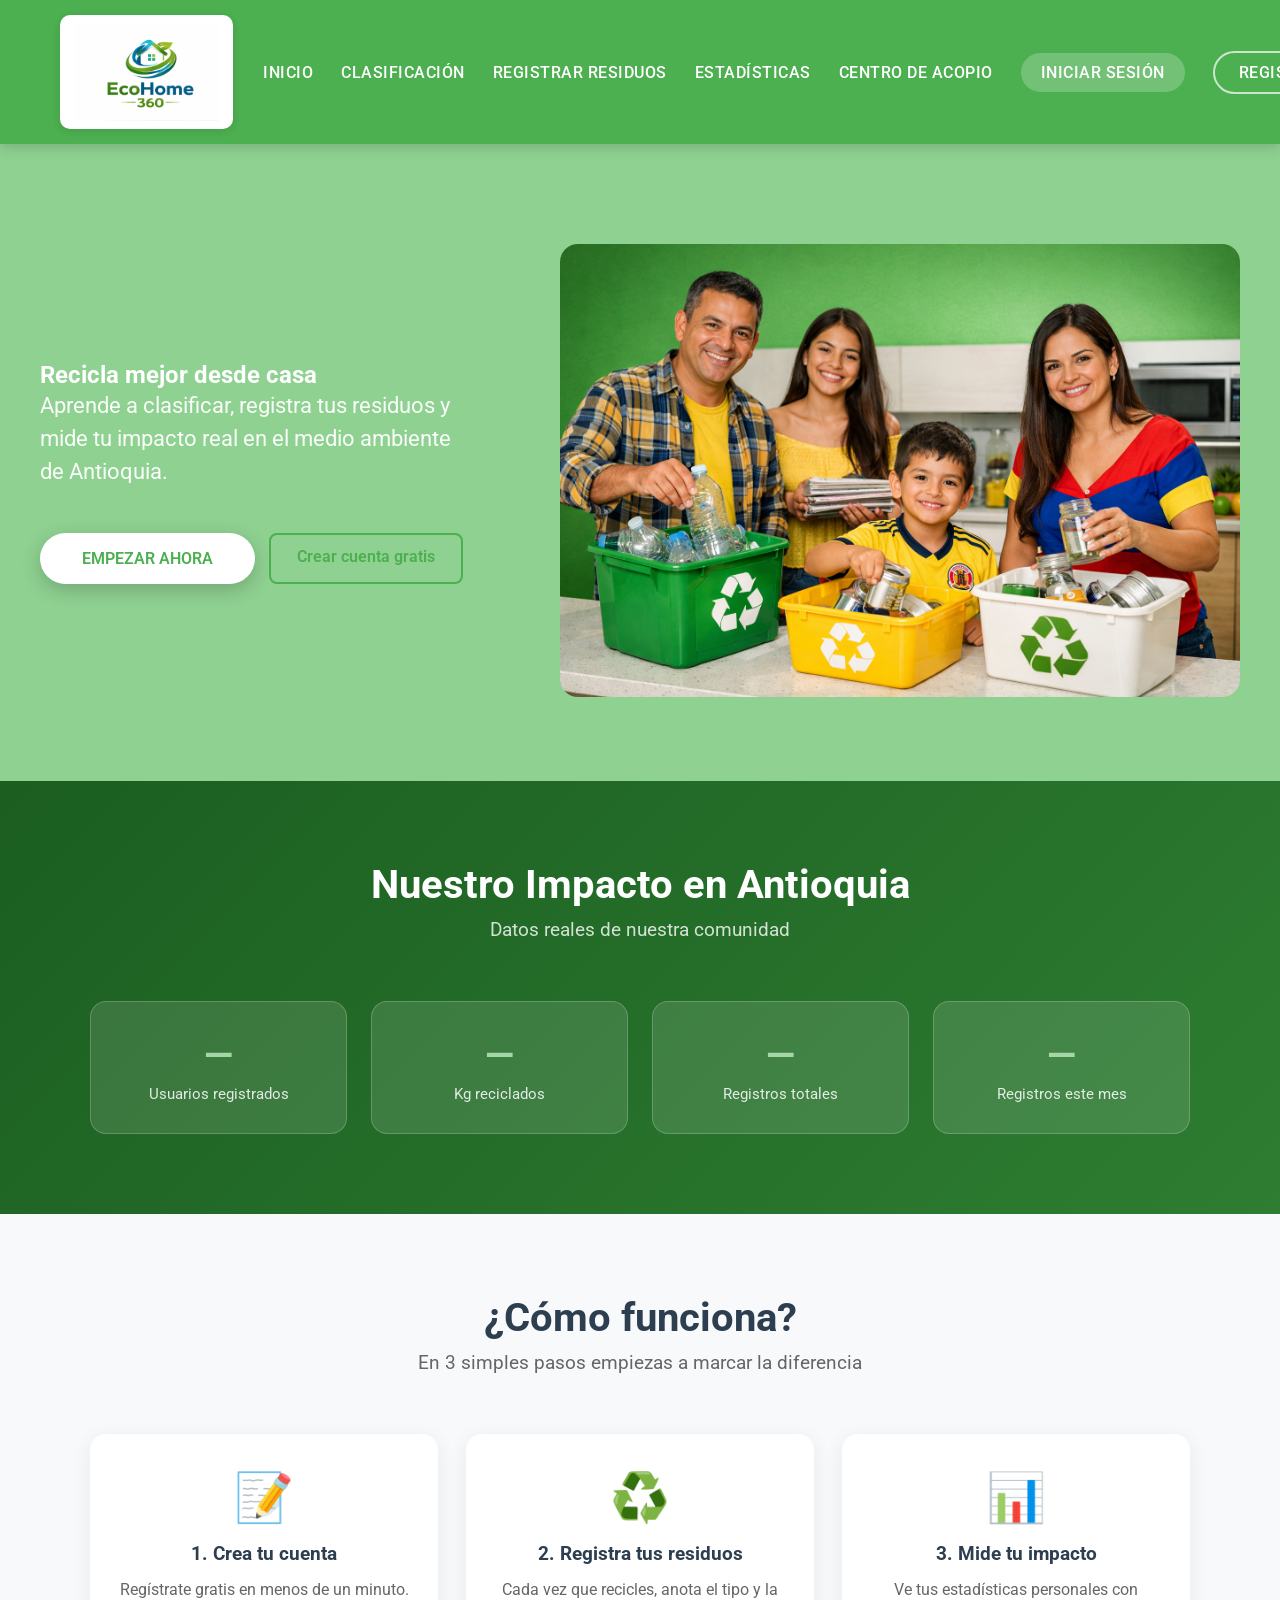
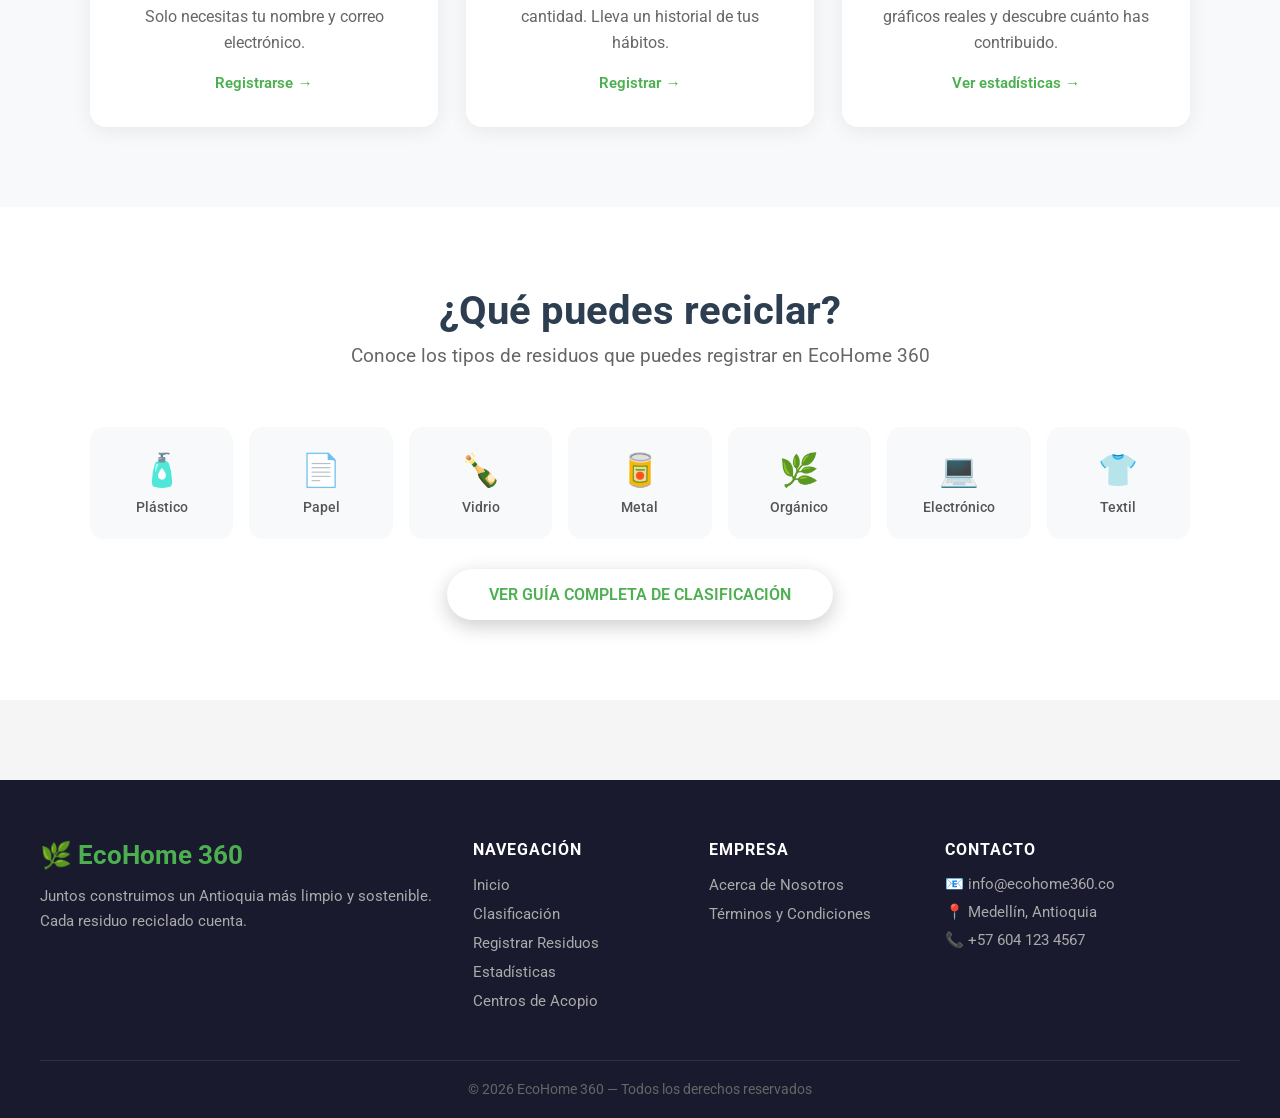
<file: index.html>
<!DOCTYPE html>
<html lang="es">

<head>
    <meta charset="UTF-8">
    <meta name="viewport" content="width=device-width, initial-scale=1.0">
    <title>EcoHome360</title>
    <link rel="stylesheet" href="css/style.css">

</head>

<body>

    <header class="header">
        <nav class="nav-menu">
            <div class="logo-header">
                <img src="multimedia/logo_ecohome_indi.PNG" alt="EcoHome 360">
            </div>
            <ul>
                <li><a href="../index.html">Inicio</a></li>
                <li><a href="/html/clasificacion.html">Clasificación</a></li>
                <li><a href="/html/registro_materiales.html">Registrar Residuos</a></li>
                <li><a href="/html/estadisticas.html">Estadísticas</a></li>
                <li><a href="/html/centros.html">Centro De Acopio</a></li>
                <li><a href="/html/login.html" class="btn-iniciar-sesion">Iniciar Sesión</a></li>
                <li><a href="/html/registro_user.html" class="btn-registrarse">Registrarse</a></li>
            </ul>
        </nav>
    </header>


    <!-- BIENVENIDA PERSONALIZADA (solo si hay sesión) -->
    <div id="bienvenida-usuario" class="bienvenida-banner" style="display:none">
        <div class="bienvenida-contenido">
            <span id="bienvenida-texto">👋 ¡Bienvenido de nuevo!</span>
            <div class="bienvenida-acciones">
                <a href="/html/registro_materiales.html" class="bienvenida-btn">♻️ Registrar residuo</a>
                <a href="/html/estadisticas.html" class="bienvenida-btn">📊 Ver mis estadísticas</a>
                <a href="/html/perfil.html" class="bienvenida-btn">👤 Mi perfil</a>
            </div>
        </div>
    </div>

    <!-- HERO -->
    <section class="hero">
        <div class="hero-container">
            <div class="hero-texto">
                <h1>Recicla mejor desde casa</h1>
                <p>Aprende a clasificar, registra tus residuos y mide tu impacto real en el medio ambiente de Antioquia.
                </p>
                <div class="hero-botones">
                    <a href="/html/clasificacion.html" class="btn">Empezar ahora</a>
                    <a href="/html/registro_user.html" class="btn-secundario" id="btn-registrarse-hero">Crear cuenta
                        gratis</a>
                </div>
            </div>
            <div class="hero-image">
                <img src="/multimedia/Imagen_Familia_.png" alt="Reciclaje en casa">
            </div>
        </div>
    </section>

    <!-- IMPACTO EN NÚMEROS -->
    <section class="index-impacto">
        <div class="index-container">
            <h2 class="seccion-titulo" style="color:white">Nuestro Impacto en Antioquia</h2>
            <p class="seccion-subtitulo" style="color:rgba(255,255,255,0.8)">Datos reales de nuestra comunidad</p>
            <div class="impacto-numeros">
                <div class="numero-card">
                    <h3 id="idx-usuarios">...</h3>
                    <p>Usuarios registrados</p>
                </div>
                <div class="numero-card">
                    <h3 id="idx-kg">...</h3>
                    <p>Kg reciclados</p>
                </div>
                <div class="numero-card">
                    <h3 id="idx-registros">...</h3>
                    <p>Registros totales</p>
                </div>
                <div class="numero-card">
                    <h3 id="idx-mes">...</h3>
                    <p>Registros este mes</p>
                </div>
            </div>
        </div>
    </section>

    <!-- CÓMO FUNCIONA -->

    <section class="index-como">
        <div class="index-container">
            <h2 class="seccion-titulo">¿Cómo funciona?</h2>
            <p class="seccion-subtitulo">En 3 simples pasos empiezas a marcar la diferencia</p>
            <div class="como-grid">
                <div class="como-card">
                    <div class="como-icono">📝</div>
                    <h3>1. Crea tu cuenta</h3>
                    <p>Regístrate gratis en menos de un minuto. Solo necesitas tu nombre y correo electrónico.</p>
                    <a href="/html/registro_user.html" class="como-link">Registrarse →</a>
                </div>
                <div class="como-card">
                    <div class="como-icono">♻️</div>
                    <h3>2. Registra tus residuos</h3>
                    <p>Cada vez que recicles, anota el tipo y la cantidad. Lleva un historial de tus hábitos.</p>
                    <a href="/html/registro_materiales.html" class="como-link">Registrar →</a>
                </div>
                <div class="como-card">
                    <div class="como-icono">📊</div>
                    <h3>3. Mide tu impacto</h3>
                    <p>Ve tus estadísticas personales con gráficos reales y descubre cuánto has contribuido.</p>
                    <a href="/html/estadisticas.html" class="como-link">Ver estadísticas →</a>
                </div>
            </div>
        </div>
    </section>

    <!-- TIPOS DE RESIDUOS — RESUMEN -->


    <section class="index-tipos">
        <div class="index-container">
            <h2 class="seccion-titulo">¿Qué puedes reciclar?</h2>
            <p class="seccion-subtitulo">Conoce los tipos de residuos que puedes registrar en EcoHome 360</p>
            <div class="tipos-grid">
                <div class="tipo-card">🧴<span>Plástico</span></div>
                <div class="tipo-card">📄<span>Papel</span></div>
                <div class="tipo-card">🍾<span>Vidrio</span></div>
                <div class="tipo-card">🥫<span>Metal</span></div>
                <div class="tipo-card">🌿<span>Orgánico</span></div>
                <div class="tipo-card">💻<span>Electrónico</span></div>
                <div class="tipo-card">👕<span>Textil</span></div>
            </div>
            <div style="text-align:center;margin-top:30px">
                <a href="/html/clasificacion.html" class="btn">Ver guía completa de clasificación</a>
            </div>
        </div>
    </section>

    <!-- FOOTER -->


    <footer class="footer">
        <div class="footer-container">
            <div class="footer-brand">
                <h3>🌿 EcoHome 360</h3>
                <p>Juntos construimos un Antioquia más limpio y sostenible. Cada residuo reciclado cuenta.</p>
            </div>
            <div class="footer-links">
                <h4>Navegación</h4>
                <ul>
                    <li><a href="index.html">Inicio</a></li>
                    <li><a href="/html/clasificacion.html">Clasificación</a></li>
                    <li><a href="/html/registro_materiales.html">Registrar Residuos</a></li>
                    <li><a href="/html/estadisticas.html">Estadísticas</a></li>
                    <li><a href="/html/centros.html">Centros de Acopio</a></li>
                </ul>
            </div>
            <div class="footer-links">
                <h4>Empresa</h4>
                <ul>
                    <li><a href="/html/nosotros.html">Acerca de Nosotros</a></li>
                    <li><a href="/html/terminos.html">Términos y Condiciones</a></li>
                </ul>
            </div>
            <div class="footer-contacto">
                <h4>Contacto</h4>
                <p>📧 info@ecohome360.co</p>
                <p>📍 Medellín, Antioquia</p>
                <p>📞 +57 604 123 4567</p>
            </div>
        </div>
        <div class="footer-bottom">
            <p>© 2026 EcoHome 360 — Todos los derechos reservados</p>
        </div>
    </footer>

    <script src="JS/navbar.js"></script>
    <script>
        const API_URL = 'http://localhost:3000';

        // ── Bienvenida personalizada ──────────────────
        const usuario = JSON.parse(localStorage.getItem('usuario'));
        if (usuario) {
            document.getElementById('bienvenida-usuario').style.display = 'block';
            document.getElementById('bienvenida-texto').textContent = `👋 ¡Bienvenido de nuevo, ${usuario.nombre_completo.split(' ')[0]}!`;
            document.getElementById('btn-registrarse-hero').style.display = 'none';
        }

        //Cargar datos desde la API
        
        async function cargarImpacto() {
            try {
                const respuesta = await fetch(`${API_URL}/api/estadisticas/resumen`);
                const datos = await respuesta.json();

                if (datos.ok) {
                    const { total_usuarios, total_kg, total_registros, registros_mes } = datos.resumen;
                    document.getElementById('idx-usuarios').textContent = total_usuarios;
                    document.getElementById('idx-kg').textContent = total_kg.toLocaleString('es-CO') + ' kg';
                    document.getElementById('idx-registros').textContent = total_registros;
                    document.getElementById('idx-mes').textContent = registros_mes;
                }
            } catch (error) {
                console.error('Error al cargar impacto:', error);
                document.getElementById('idx-usuarios').textContent = '—';
                document.getElementById('idx-kg').textContent = '—';
                document.getElementById('idx-registros').textContent = '—';
                document.getElementById('idx-mes').textContent = '—';
            }
        }

        cargarImpacto();
    </script>

</body>

</html>
</file>
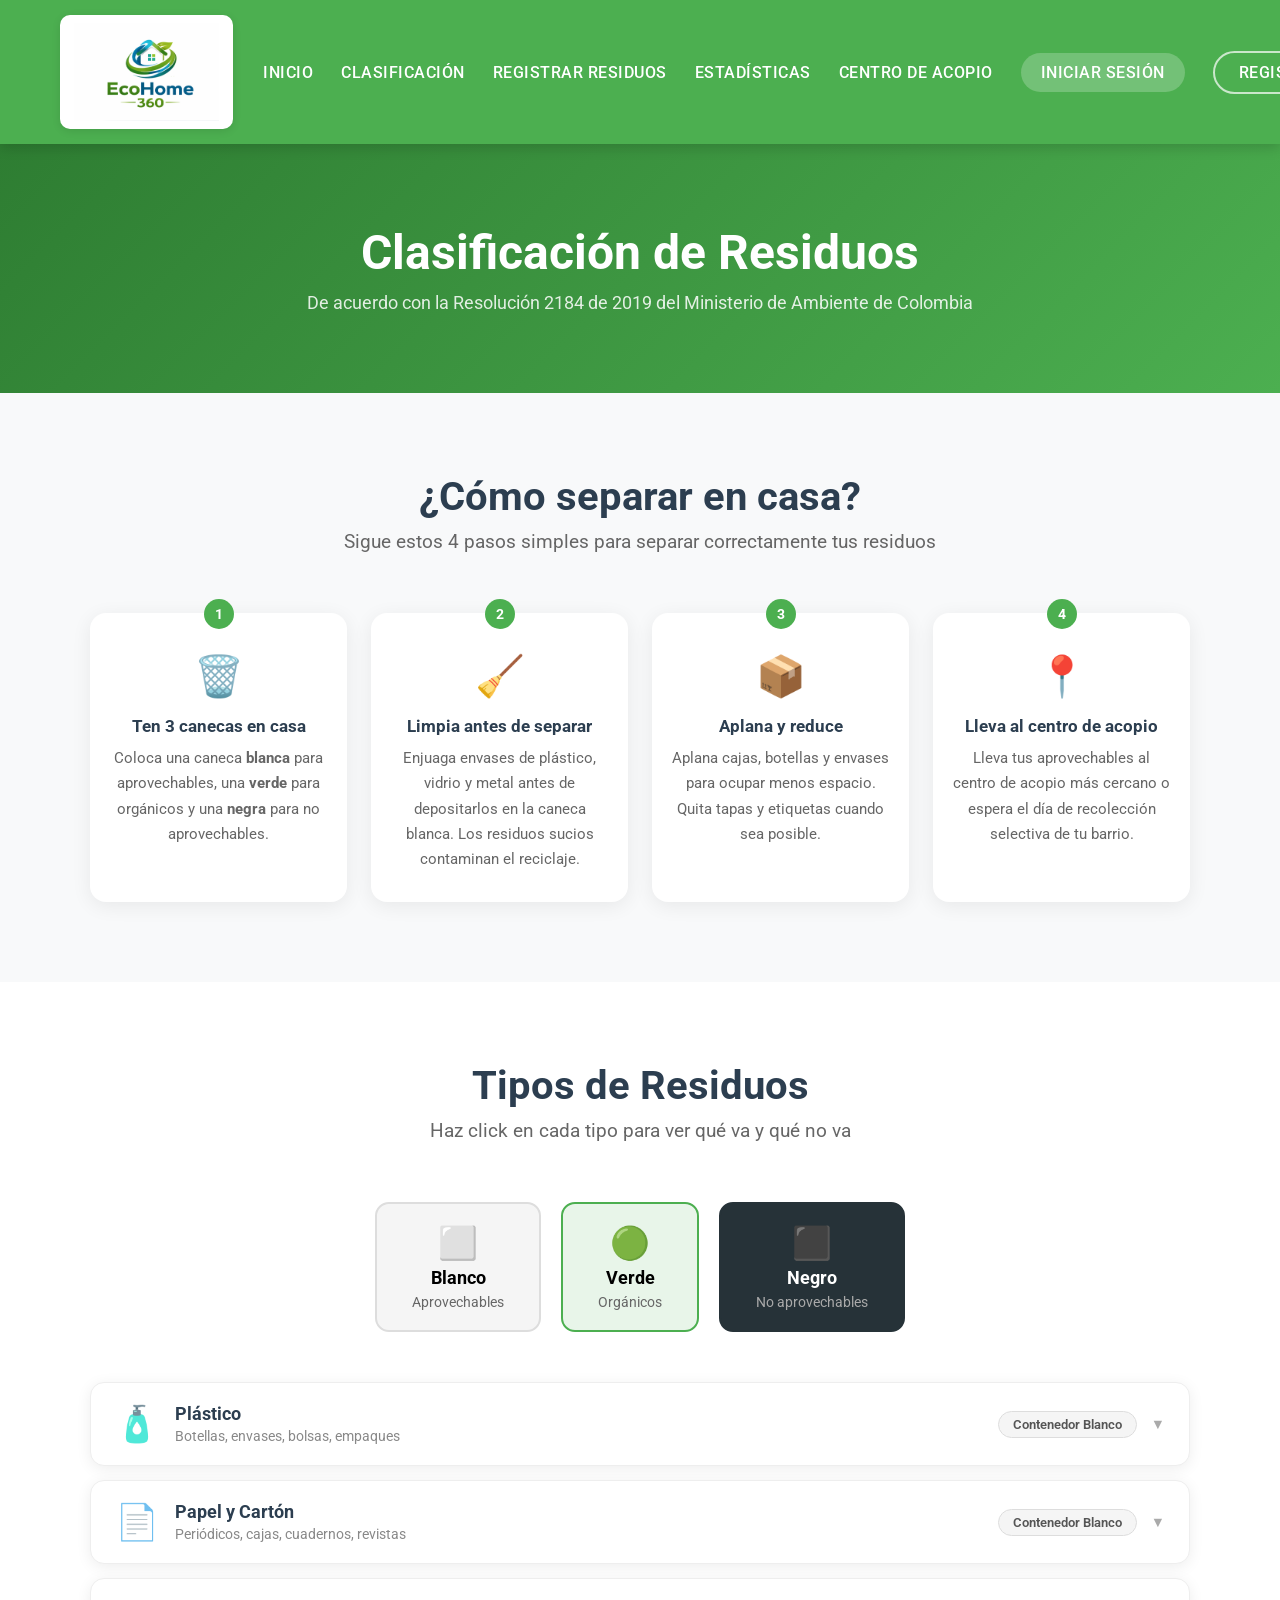
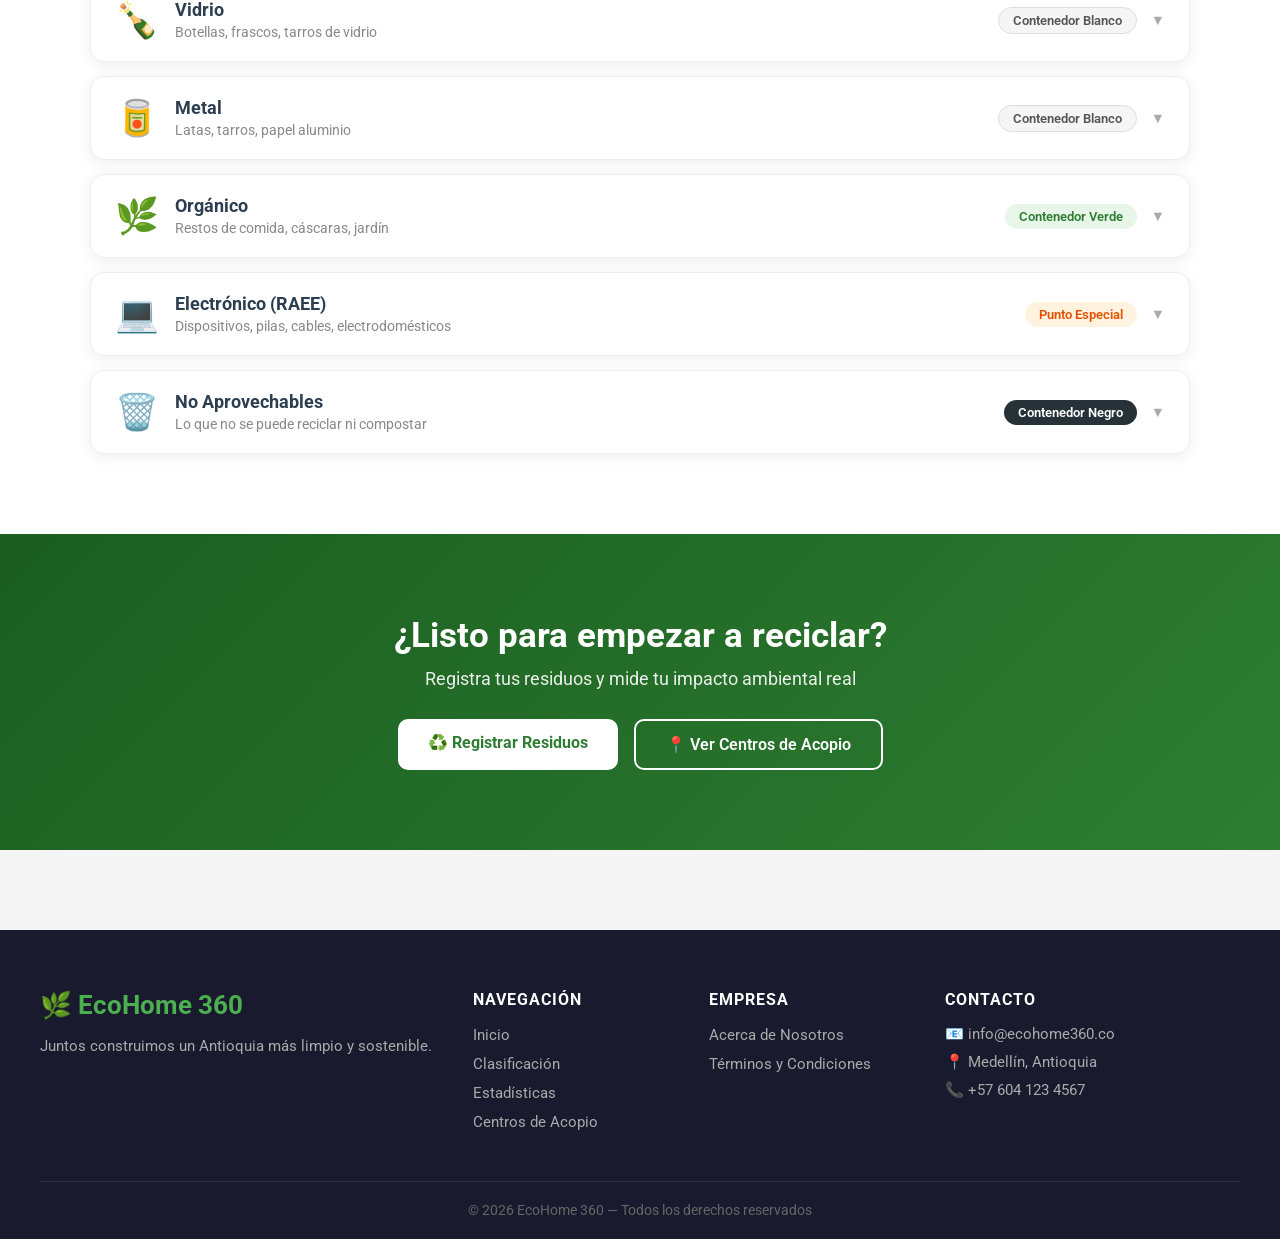
<file: html/clasificacion.html>
<!DOCTYPE html>
<html lang="es">

<head>
    <meta charset="UTF-8">
    <meta name="viewport" content="width=device-width, initial-scale=1.0">
    <title>EcoHome360</title>
    <link rel="stylesheet" href="../css/style.css">

</head>

<body>
    <header class="header">
        <nav class="nav-menu">
            <div class="logo-header">
                <img src="/multimedia/logo_ecohome_indi.PNG" alt="EcoHome 360">
            </div>
            <ul>
                <li><a href="../index.html">Inicio</a></li>
                <li><a href="/html/clasificacion.html">Clasificación</a></li>
                <li><a href="/html/registro_materiales.html">Registrar Residuos</a></li>
                <li><a href="/html/estadisticas.html">Estadísticas</a></li>
                <li><a href="/html/centros.html">Centro De Acopio</a></li>
                <li><a href="/html/login.html" class="btn-iniciar-sesion">Iniciar Sesión</a></li>
                <li><a href="/html/registro_user.html" class="btn-registrarse">Registrarse</a></li>
            </ul>
        </nav>
    </header>

    <!-- HERO -->
    <section class="clas-hero">
        <div class="clas-hero-contenido">
            <h1>Clasificación de Residuos</h1>
            <p>De acuerdo con la Resolución 2184 de 2019 del Ministerio de Ambiente de Colombia</p>
        </div>
    </section>

    <!-- PASO A PASO -->
    <section class="clas-pasos">
        <div class="clas-container">
            <h2 class="seccion-titulo">¿Cómo separar en casa?</h2>
            <p class="seccion-subtitulo">Sigue estos 4 pasos simples para separar correctamente tus residuos</p>

            <div class="pasos-grid">
                <div class="paso-card">
                    <div class="paso-numero">1</div>
                    <div class="paso-icono">🗑️</div>
                    <h3>Ten 3 canecas en casa</h3>
                    <p>Coloca una caneca <strong>blanca</strong> para aprovechables, una <strong>verde</strong> para
                        orgánicos y una <strong>negra</strong> para no aprovechables.</p>
                </div>
                <div class="paso-card">
                    <div class="paso-numero">2</div>
                    <div class="paso-icono">🧹</div>
                    <h3>Limpia antes de separar</h3>
                    <p>Enjuaga envases de plástico, vidrio y metal antes de depositarlos en la caneca blanca. Los
                        residuos sucios contaminan el reciclaje.</p>
                </div>
                <div class="paso-card">
                    <div class="paso-numero">3</div>
                    <div class="paso-icono">📦</div>
                    <h3>Aplana y reduce</h3>
                    <p>Aplana cajas, botellas y envases para ocupar menos espacio. Quita tapas y etiquetas cuando sea
                        posible.</p>
                </div>
                <div class="paso-card">
                    <div class="paso-numero">4</div>
                    <div class="paso-icono">📍</div>
                    <h3>Lleva al centro de acopio</h3>
                    <p>Lleva tus aprovechables al centro de acopio más cercano o espera el día de recolección selectiva
                        de tu barrio.</p>
                </div>
            </div>
        </div>
    </section>

    <!-- TIPOS DE RESIDUOS -->
    <section class="clas-tipos">
        <div class="clas-container">
            <h2 class="seccion-titulo">Tipos de Residuos</h2>
            <p class="seccion-subtitulo">Haz click en cada tipo para ver qué va y qué no va</p>

            <!-- Contenedores oficiales -->
            <div class="contenedores-oficiales">
                <div class="contenedor-oficial blanco">
                    <span>⬜</span>
                    <strong>Blanco</strong>
                    <p>Aprovechables</p>
                </div>
                <div class="contenedor-oficial verde">
                    <span>🟢</span>
                    <strong>Verde</strong>
                    <p>Orgánicos</p>
                </div>
                <div class="contenedor-oficial negro">
                    <span>⬛</span>
                    <strong>Negro</strong>
                    <p>No aprovechables</p>
                </div>
            </div>

            <!-- Acordeones por tipo -->
            <div class="acordeon-lista">

                <!-- Plástico -->
                <div class="acordeon-item" onclick="toggleAcordeon(this)">
                    <div class="acordeon-header">
                        <div class="acordeon-titulo">
                            <span class="acordeon-emoji">🧴</span>
                            <div>
                                <h3>Plástico</h3>
                                <p>Botellas, envases, bolsas, empaques</p>
                            </div>
                        </div>
                        <div class="acordeon-meta">
                            <span class="contenedor-tag blanco-tag">Contenedor Blanco</span>
                            <span class="acordeon-flecha">▼</span>
                        </div>
                    </div>
                    <div class="acordeon-cuerpo">
                        <div class="acordeon-columnas">
                            <div class="col-si">
                                <h4>✅ SÍ va aquí</h4>
                                <ul>
                                    <li>Botellas de agua y gaseosa</li>
                                    <li>Envases de shampoo y jabón</li>
                                    <li>Bolsas plásticas limpias</li>
                                    <li>Recipientes de yogur y mantequilla</li>
                                    <li>Vasos plásticos limpios</li>
                                    <li>Tapas y corchos plásticos</li>
                                </ul>
                            </div>
                            <div class="col-no">
                                <h4>❌ NO va aquí</h4>
                                <ul>
                                    <li>Plásticos con comida pegada</li>
                                    <li>Pitillos y cubiertos desechables sucios</li>
                                    <li>Empaques de papas fritas</li>
                                    <li>Tecnopor (icopor)</li>
                                    <li>Bolsas de leche sucias</li>
                                </ul>
                            </div>
                            <div class="col-dato">
                                <h4>💡 ¿Sabías que?</h4>
                                <p>Una botella de plástico tarda hasta <strong>500 años</strong> en degradarse.
                                    Reciclando 1 kg de plástico se ahorra suficiente energía para que un bombillo
                                    funcione 1 mes.</p>
                            </div>
                        </div>
                    </div>
                </div>

                <!-- Papel y Cartón -->
                <div class="acordeon-item" onclick="toggleAcordeon(this)">
                    <div class="acordeon-header">
                        <div class="acordeon-titulo">
                            <span class="acordeon-emoji">📄</span>
                            <div>
                                <h3>Papel y Cartón</h3>
                                <p>Periódicos, cajas, cuadernos, revistas</p>
                            </div>
                        </div>
                        <div class="acordeon-meta">
                            <span class="contenedor-tag blanco-tag">Contenedor Blanco</span>
                            <span class="acordeon-flecha">▼</span>
                        </div>
                    </div>
                    <div class="acordeon-cuerpo">
                        <div class="acordeon-columnas">
                            <div class="col-si">
                                <h4>✅ SÍ va aquí</h4>
                                <ul>
                                    <li>Periódicos y revistas</li>
                                    <li>Cajas de cartón aplastadas</li>
                                    <li>Papel de oficina y cuadernos</li>
                                    <li>Cajas de cereal y alimentos secos</li>
                                    <li>Sobres y carpetas de papel</li>
                                    <li>Rollos de papel higiénico vacíos</li>
                                </ul>
                            </div>
                            <div class="col-no">
                                <h4>❌ NO va aquí</h4>
                                <ul>
                                    <li>Papel higiénico usado</li>
                                    <li>Servilletas y pañuelos usados</li>
                                    <li>Papel con grasa o comida</li>
                                    <li>Papel carbón o fotográfico</li>
                                    <li>Cajas de pizza grasosas</li>
                                </ul>
                            </div>
                            <div class="col-dato">
                                <h4>💡 ¿Sabías que?</h4>
                                <p>Reciclando <strong>1 tonelada de papel</strong> se salvan 17 árboles, se ahorra
                                    26.000 litros de agua y se evita la emisión de 27 kg de contaminantes al aire.</p>
                            </div>
                        </div>
                    </div>
                </div>

                <!-- Vidrio -->
                <div class="acordeon-item" onclick="toggleAcordeon(this)">
                    <div class="acordeon-header">
                        <div class="acordeon-titulo">
                            <span class="acordeon-emoji">🍾</span>
                            <div>
                                <h3>Vidrio</h3>
                                <p>Botellas, frascos, tarros de vidrio</p>
                            </div>
                        </div>
                        <div class="acordeon-meta">
                            <span class="contenedor-tag blanco-tag">Contenedor Blanco</span>
                            <span class="acordeon-flecha">▼</span>
                        </div>
                    </div>
                    <div class="acordeon-cuerpo">
                        <div class="acordeon-columnas">
                            <div class="col-si">
                                <h4>✅ SÍ va aquí</h4>
                                <ul>
                                    <li>Botellas de bebidas limpias</li>
                                    <li>Frascos de salsas y mermeladas</li>
                                    <li>Tarros de medicamentos vacíos</li>
                                    <li>Botellas de perfume</li>
                                    <li>Tarros de vidrio de alimentos</li>
                                </ul>
                            </div>
                            <div class="col-no">
                                <h4>❌ NO va aquí</h4>
                                <ul>
                                    <li>Espejos y vidrio de ventanas</li>
                                    <li>Bombillos y tubos fluorescentes</li>
                                    <li>Vidrio de cristalería rota</li>
                                    <li>Pyrex y vidrio refractario</li>
                                    <li>Pantallas de televisor</li>
                                </ul>
                            </div>
                            <div class="col-dato">
                                <h4>💡 ¿Sabías que?</h4>
                                <p>El vidrio es <strong>100% reciclable</strong> infinitas veces sin perder calidad. Una
                                    botella de vidrio tarda más de <strong>4.000 años</strong> en degradarse en la
                                    naturaleza.</p>
                            </div>
                        </div>
                    </div>
                </div>

                <!-- Metal -->
                <div class="acordeon-item" onclick="toggleAcordeon(this)">
                    <div class="acordeon-header">
                        <div class="acordeon-titulo">
                            <span class="acordeon-emoji">🥫</span>
                            <div>
                                <h3>Metal</h3>
                                <p>Latas, tarros, papel aluminio</p>
                            </div>
                        </div>
                        <div class="acordeon-meta">
                            <span class="contenedor-tag blanco-tag">Contenedor Blanco</span>
                            <span class="acordeon-flecha">▼</span>
                        </div>
                    </div>
                    <div class="acordeon-cuerpo">
                        <div class="acordeon-columnas">
                            <div class="col-si">
                                <h4>✅ SÍ va aquí</h4>
                                <ul>
                                    <li>Latas de gaseosa y cerveza</li>
                                    <li>Tarros de atún y sardinas limpios</li>
                                    <li>Papel aluminio limpio</li>
                                    <li>Tapas metálicas de frascos</li>
                                    <li>Latas de pintura vacías y secas</li>
                                </ul>
                            </div>
                            <div class="col-no">
                                <h4>❌ NO va aquí</h4>
                                <ul>
                                    <li>Latas con restos de comida</li>
                                    <li>Aerosoles con contenido</li>
                                    <li>Pilas y baterías</li>
                                    <li>Cables eléctricos</li>
                                    <li>Electrodomésticos</li>
                                </ul>
                            </div>
                            <div class="col-dato">
                                <h4>💡 ¿Sabías que?</h4>
                                <p>Reciclar una lata de aluminio ahorra <strong>95% de la energía</strong> necesaria
                                    para producir una nueva. Con la energía de reciclar 1 lata puedes ver TV durante 3
                                    horas.</p>
                            </div>
                        </div>
                    </div>
                </div>

                <!-- Orgánico -->
                <div class="acordeon-item" onclick="toggleAcordeon(this)">
                    <div class="acordeon-header">
                        <div class="acordeon-titulo">
                            <span class="acordeon-emoji">🌿</span>
                            <div>
                                <h3>Orgánico</h3>
                                <p>Restos de comida, cáscaras, jardín</p>
                            </div>
                        </div>
                        <div class="acordeon-meta">
                            <span class="contenedor-tag verde-tag">Contenedor Verde</span>
                            <span class="acordeon-flecha">▼</span>
                        </div>
                    </div>
                    <div class="acordeon-cuerpo">
                        <div class="acordeon-columnas">
                            <div class="col-si">
                                <h4>✅ SÍ va aquí</h4>
                                <ul>
                                    <li>Cáscaras de frutas y verduras</li>
                                    <li>Restos de comida cocinada</li>
                                    <li>Posos de café y bolsas de té</li>
                                    <li>Cáscaras de huevo</li>
                                    <li>Hojas y pasto del jardín</li>
                                    <li>Flores y plantas secas</li>
                                </ul>
                            </div>
                            <div class="col-no">
                                <h4>❌ NO va aquí</h4>
                                <ul>
                                    <li>Aceite de cocina usado</li>
                                    <li>Huesos grandes</li>
                                    <li>Lácteos en grandes cantidades</li>
                                    <li>Carnes procesadas</li>
                                    <li>Madera tratada o pintada</li>
                                </ul>
                            </div>
                            <div class="col-dato">
                                <h4>💡 ¿Sabías que?</h4>
                                <p>Los residuos orgánicos representan hasta el <strong>60% de la basura</strong>
                                    doméstica. Compostar en casa convierte estos desechos en abono que enriquece la
                                    tierra.</p>
                            </div>
                        </div>
                    </div>
                </div>

                <!-- Electrónico -->
                <div class="acordeon-item" onclick="toggleAcordeon(this)">
                    <div class="acordeon-header">
                        <div class="acordeon-titulo">
                            <span class="acordeon-emoji">💻</span>
                            <div>
                                <h3>Electrónico (RAEE)</h3>
                                <p>Dispositivos, pilas, cables, electrodomésticos</p>
                            </div>
                        </div>
                        <div class="acordeon-meta">
                            <span class="contenedor-tag especial-tag">Punto Especial</span>
                            <span class="acordeon-flecha">▼</span>
                        </div>
                    </div>
                    <div class="acordeon-cuerpo">
                        <div class="acordeon-columnas">
                            <div class="col-si">
                                <h4>✅ SÍ va aquí</h4>
                                <ul>
                                    <li>Celulares y tablets viejos</li>
                                    <li>Computadores y laptops</li>
                                    <li>Pilas y baterías</li>
                                    <li>Cargadores y cables</li>
                                    <li>Bombillos LED y fluorescentes</li>
                                    <li>Electrodomésticos pequeños</li>
                                </ul>
                            </div>
                            <div class="col-no">
                                <h4>⚠️ Importante</h4>
                                <ul>
                                    <li>Nunca los mezcles con basura normal</li>
                                    <li>No los quemes ni desarmes</li>
                                    <li>Borra tus datos antes de entregar</li>
                                    <li>Lleva a puntos especiales RAEE</li>
                                    <li>Consulta el programa de tu municipio</li>
                                </ul>
                            </div>
                            <div class="col-dato">
                                <h4>💡 ¿Sabías que?</h4>
                                <p>Colombia genera más de <strong>400.000 toneladas</strong> de residuos electrónicos al
                                    año. Un celular contiene oro, plata y cobre que pueden recuperarse y reutilizarse.
                                </p>
                            </div>
                        </div>
                    </div>
                </div>

                <!-- No aprovechables -->
                <div class="acordeon-item" onclick="toggleAcordeon(this)">
                    <div class="acordeon-header">
                        <div class="acordeon-titulo">
                            <span class="acordeon-emoji">🗑️</span>
                            <div>
                                <h3>No Aprovechables</h3>
                                <p>Lo que no se puede reciclar ni compostar</p>
                            </div>
                        </div>
                        <div class="acordeon-meta">
                            <span class="contenedor-tag negro-tag">Contenedor Negro</span>
                            <span class="acordeon-flecha">▼</span>
                        </div>
                    </div>
                    <div class="acordeon-cuerpo">
                        <div class="acordeon-columnas">
                            <div class="col-si">
                                <h4>🗑️ Va en el negro</h4>
                                <ul>
                                    <li>Papel higiénico y pañuelos usados</li>
                                    <li>Pañales desechables</li>
                                    <li>Toallas sanitarias</li>
                                    <li>Envases contaminados sin limpiar</li>
                                    <li>Colillas de cigarrillo</li>
                                    <li>Chicles y caramelos</li>
                                </ul>
                            </div>
                            <div class="col-no">
                                <h4>💡 Consejo</h4>
                                <ul>
                                    <li>Reduce primero: compra menos empaque</li>
                                    <li>Reutiliza antes de botar</li>
                                    <li>Si tienes duda, limpia el envase</li>
                                    <li>Compra productos con menos packaging</li>
                                    <li>Prefiere productos recargables</li>
                                </ul>
                            </div>
                            <div class="col-dato">
                                <h4>💡 ¿Sabías que?</h4>
                                <p>Lo ideal es que el contenedor negro sea el que <strong>menos se llene</strong>. Con
                                    buena separación en casa, hasta el 70% de los residuos pueden aprovecharse.</p>
                            </div>
                        </div>
                    </div>
                </div>

            </div>
        </div>
    </section>

    <!-- CTA -->
    <section class="clas-cta">
        <div class="clas-container" style="text-align:center">
            <h2>¿Listo para empezar a reciclar?</h2>
            <p>Registra tus residuos y mide tu impacto ambiental real</p>
            <div style="display:flex;gap:16px;justify-content:center;margin-top:30px;flex-wrap:wrap">
                <a href="/html/registro_materiales.html" class="cta-btn-principal">♻️ Registrar Residuos</a>
                <a href="/html/centros.html" class="cta-btn-secundario">📍 Ver Centros de Acopio</a>
            </div>
        </div>
    </section>

    <!-- FOOTER -->
    <footer class="footer">
        <div class="footer-container">
            <div class="footer-brand">
                <h3>🌿 EcoHome 360</h3>
                <p>Juntos construimos un Antioquia más limpio y sostenible.</p>
            </div>
            <div class="footer-links">
                <h4>Navegación</h4>
                <ul>
                    <li><a href="../index.html">Inicio</a></li>
                    <li><a href="/html/clasificacion.html">Clasificación</a></li>
                    <li><a href="/html/estadisticas.html">Estadísticas</a></li>
                    <li><a href="/html/centros.html">Centros de Acopio</a></li>
                </ul>
            </div>
            <div class="footer-links">
                <h4>Empresa</h4>
                <ul>
                    <li><a href="/html/nosotros.html">Acerca de Nosotros</a></li>
                    <li><a href="/html/terminos.html">Términos y Condiciones</a></li>
                </ul>
            </div>
            <div class="footer-contacto">
                <h4>Contacto</h4>
                <p>📧 info@ecohome360.co</p>
                <p>📍 Medellín, Antioquia</p>
                <p>📞 +57 604 123 4567</p>
            </div>
        </div>
        <div class="footer-bottom">
            <p>© 2026 EcoHome 360 — Todos los derechos reservados</p>
        </div>
    </footer>

    <script src="../JS/navbar.js"></script>
    <script>
        function toggleAcordeon(item) {
            const estaAbierto = item.classList.contains('abierto');
            document.querySelectorAll('.acordeon-item').forEach(i => i.classList.remove('abierto'));
            if (!estaAbierto) item.classList.add('abierto');
        }
    </script>

</body>

</html>
</file>
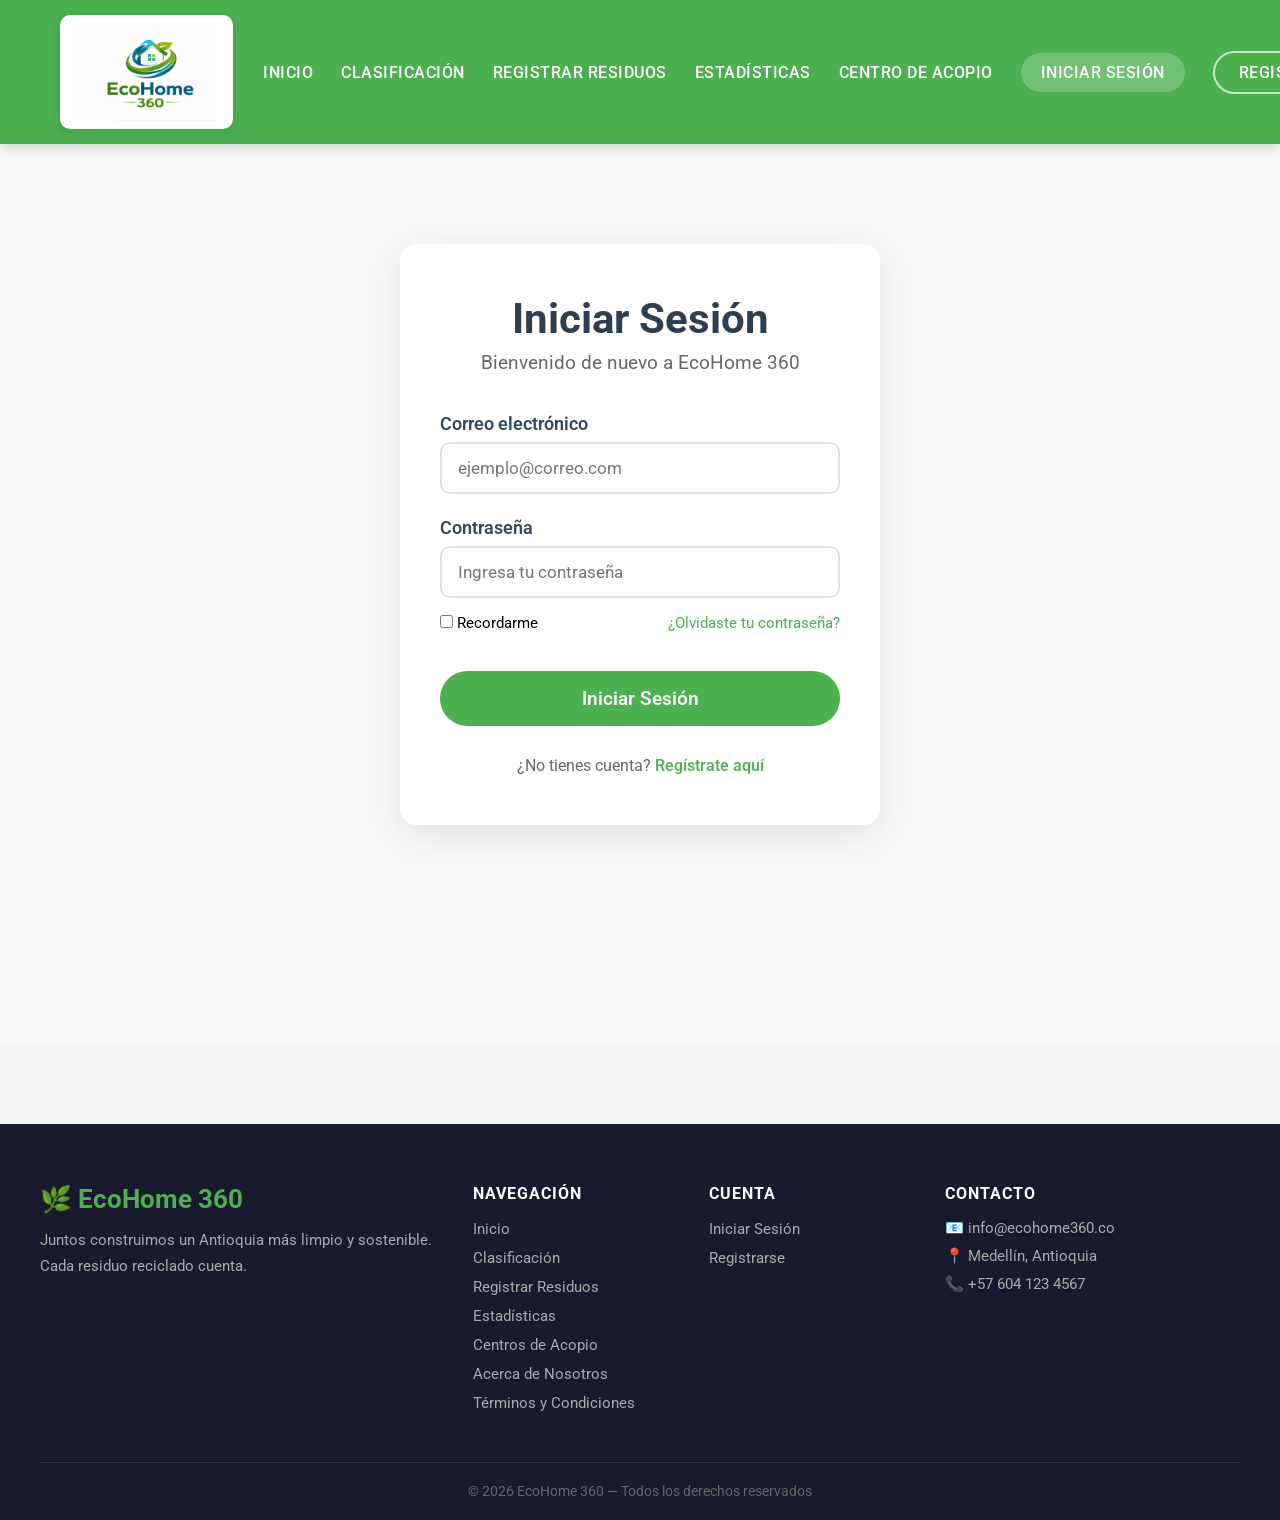
<file: html/login.html>
<!DOCTYPE html>
<html lang="es">

<head>
    <meta charset="UTF-8">
    <meta name="viewport" content="width=device-width, initial-scale=1.0">
    <title>EcoHome360</title>
    <link rel="stylesheet" href="../css/style.css">

</head>

<body>

    <header class="header">
        <nav class="nav-menu">
            <div class="logo-header">
                <img src="/multimedia/logo_ecohome_indi.PNG" alt="EcoHome 360">
            </div>
            <ul>
                <li><a href="../index.html">Inicio</a></li>
                <li><a href="/html/clasificacion.html">Clasificación</a></li>
                <li><a href="/html/registro_materiales.html">Registrar Residuos</a></li>
                <li><a href="/html/estadisticas.html">Estadísticas</a></li>
                <li><a href="/html/centros.html">Centro De Acopio</a></li>
                <li><a href="/html/login.html" class="btn-iniciar-sesion">Iniciar Sesión</a></li>
                <li><a href="/html/registro_user.html" class="btn-registrarse">Registrarse</a></li>
            </ul>
        </nav>
    </header>

    <!-- LOGIN -->
    <section class="login">
        <div class="login-container">
            <h1>Iniciar Sesión</h1>
            <p class="subtitulo">Bienvenido de nuevo a EcoHome 360</p>

            <form id="form-login" class="form-login">
                <div class="form-grupo">
                    <label for="email">Correo electrónico</label>
                    <input type="email" id="email" placeholder="ejemplo@correo.com" required>
                </div>

                <div class="form-grupo">
                    <label for="password">Contraseña</label>
                    <input type="password" id="password" placeholder="Ingresa tu contraseña" required>
                </div>

                <div class="opciones">
                    <label>
                        <input type="checkbox" id="recordar"> Recordarme
                    </label>
                    <a href="#" class="olvide-password">¿Olvidaste tu contraseña?</a>
                </div>

                <button type="submit" class="btn-login">Iniciar Sesión</button>
            </form>

            <p class="registro-link">
                ¿No tienes cuenta? <a href="registro_user.html">Regístrate aquí</a>
            </p>
        </div>
    </section>

    <footer class="footer">
        <div class="footer-container">

            <div class="footer-brand">
                <h3>🌿 EcoHome 360</h3>
                <p>Juntos construimos un Antioquia más limpio y sostenible. Cada residuo reciclado cuenta.</p>
            </div>

            <div class="footer-links">
                <h4>Navegación</h4>
                <ul>
                    <li><a href="/index.html">Inicio</a></li>
                    <li><a href="/html/clasificacion.html">Clasificación</a></li>
                    <li><a href="/html/registro_materiales.html">Registrar Residuos</a></li>
                    <li><a href="/html/estadisticas.html">Estadísticas</a></li>
                    <li><a href="/html/centros.html">Centros de Acopio</a></li>
                    <li><a href="/html/nosotros.html">Acerca de Nosotros</a></li>
                    <li><a href="/html/terminos.html">Términos y Condiciones</a></li>
                </ul>
            </div>

            <div class="footer-links">
                <h4>Cuenta</h4>
                <ul>
                    <li><a href="/html/login.html">Iniciar Sesión</a></li>
                    <li><a href="/html/registro_user.html">Registrarse</a></li>
                </ul>
            </div>

            <div class="footer-contacto">
                <h4>Contacto</h4>
                <p>📧 info@ecohome360.co</p>
                <p>📍 Medellín, Antioquia</p>
                <p>📞 +57 604 123 4567</p>
            </div>

        </div>

        <div class="footer-bottom">
            <p>© 2026 EcoHome 360 — Todos los derechos reservados</p>
        </div>
    </footer>



    <script src="../JS/auth.js"></script>
</body>

</html>
</file>
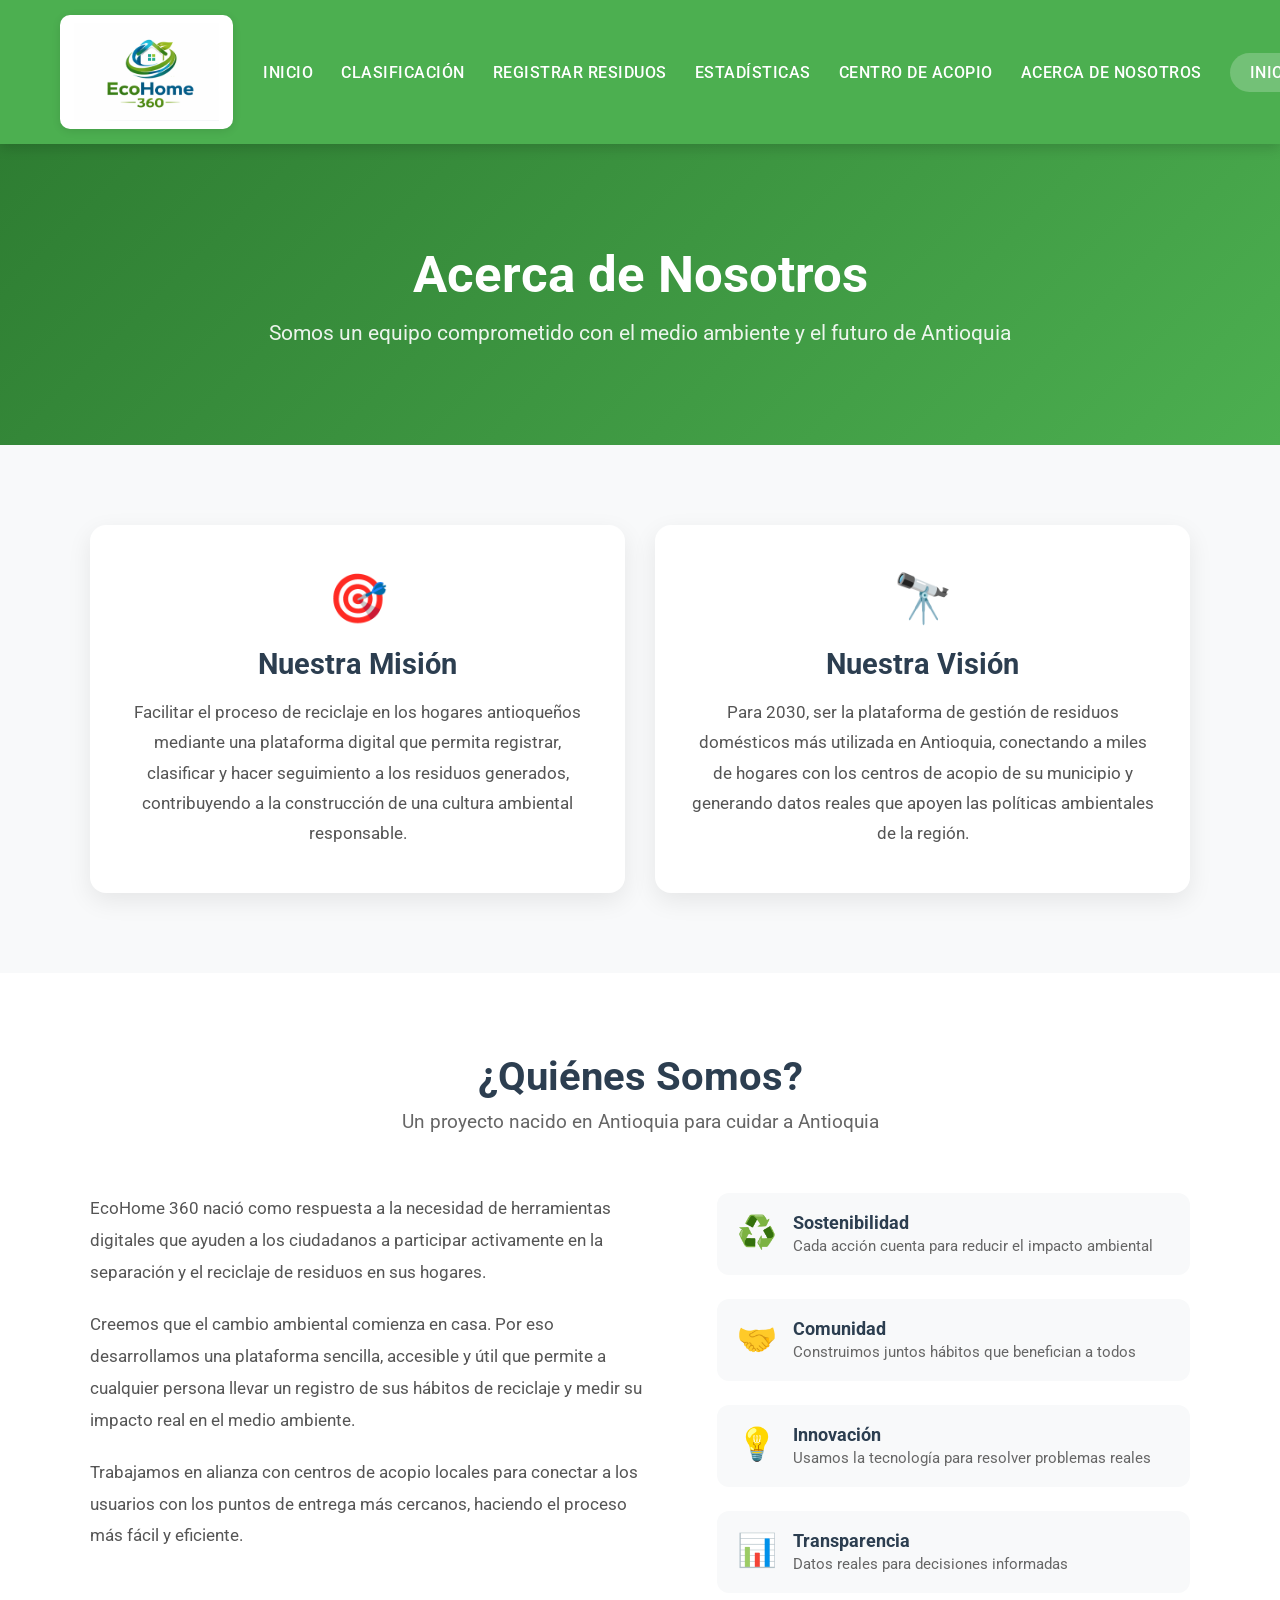
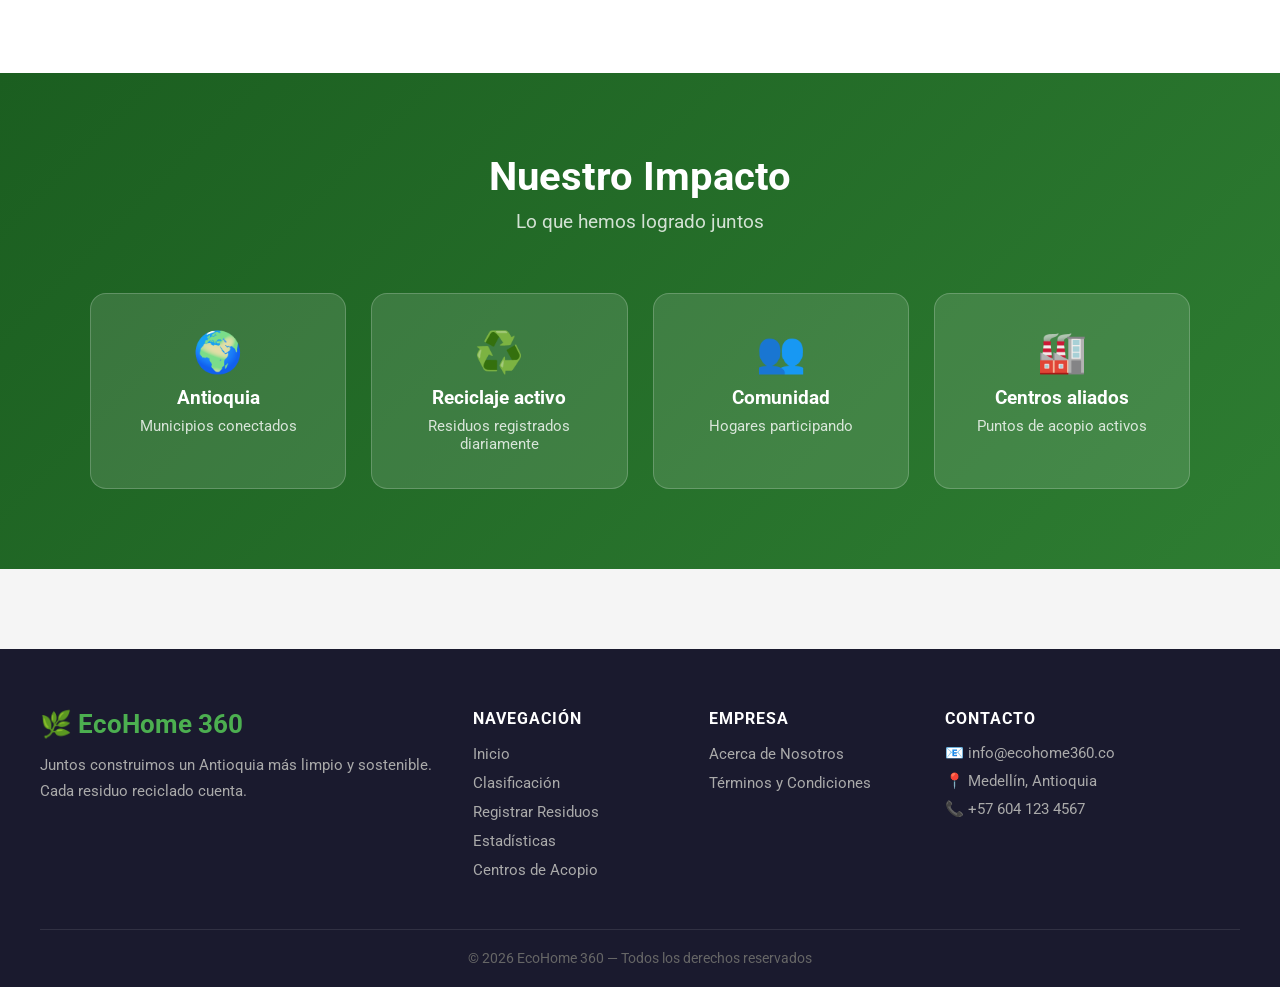
<file: html/nosotros.html>
<!DOCTYPE html>
<html lang="es">

<head>
    <meta charset="UTF-8">
    <meta name="viewport" content="width=device-width, initial-scale=1.0">
    <title>Acerca de Nosotros — EcoHome 360</title>
    <link rel="stylesheet" href="../css/style.css">
</head>

<body>

    <!-- NAVBAR -->
    <header class="header">
        <nav class="nav-menu">
            <div class="logo-header">
                <img src="/multimedia/logo_ecohome_indi.PNG" alt="EcoHome 360">
            </div>
            <ul>
                <li><a href="../index.html">Inicio</a></li>
                <li><a href="/html/clasificacion.html">Clasificación</a></li>
                <li><a href="/html/registro_materiales.html">Registrar Residuos</a></li>
                <li><a href="/html/estadisticas.html">Estadísticas</a></li>
                <li><a href="/html/centros.html">Centro De Acopio</a></li>
                <li><a href="/html/nosotros.html">Acerca de Nosotros</a></li>
                <li><a href="/html/login.html" class="btn-iniciar-sesion">Iniciar Sesión</a></li>
                <li><a href="/html/registro_user.html" class="btn-registrarse">Registrarse</a></li>
                <li><a href="/html/terminos.html">Términos y Condiciones</a></li>
            </ul>
        </nav>
    </header>

    <!-- HERO -->
    <section class="nosotros-hero">
        <div class="nosotros-hero-contenido">
            <h1>Acerca de Nosotros</h1>
            <p>Somos un equipo comprometido con el medio ambiente y el futuro de Antioquia</p>
        </div>
    </section>

    <!-- MISIÓN Y VISIÓN -->
    <section class="nosotros-mision">
        <div class="nosotros-container">

            <div class="mision-card">
                <div class="mision-icono">🎯</div>
                <h2>Nuestra Misión</h2>
                <p>Facilitar el proceso de reciclaje en los hogares antioqueños mediante una plataforma digital que
                    permita registrar, clasificar y hacer seguimiento a los residuos generados, contribuyendo a la
                    construcción de una cultura ambiental responsable.</p>
            </div>

            <div class="mision-card">
                <div class="mision-icono">🔭</div>
                <h2>Nuestra Visión</h2>
                <p>Para 2030, ser la plataforma de gestión de residuos domésticos más utilizada en Antioquia, conectando
                    a miles de hogares con los centros de acopio de su municipio y generando datos reales que apoyen las
                    políticas ambientales de la región.</p>
            </div>

        </div>
    </section>

    <!-- QUIÉNES SOMOS -->
    <section class="nosotros-quienes">
        <div class="nosotros-container">
            <h2 class="seccion-titulo">¿Quiénes Somos?</h2>
            <p class="seccion-subtitulo">Un proyecto nacido en Antioquia para cuidar a Antioquia</p>

            <div class="quienes-contenido">
                <div class="quienes-texto">
                    <p>EcoHome 360 nació como respuesta a la necesidad de herramientas digitales que ayuden a los
                        ciudadanos a participar activamente en la separación y el reciclaje de residuos en sus hogares.
                    </p>
                    <p>Creemos que el cambio ambiental comienza en casa. Por eso desarrollamos una plataforma sencilla,
                        accesible y útil que permite a cualquier persona llevar un registro de sus hábitos de reciclaje
                        y medir su impacto real en el medio ambiente.</p>
                    <p>Trabajamos en alianza con centros de acopio locales para conectar a los usuarios con los puntos
                        de entrega más cercanos, haciendo el proceso más fácil y eficiente.</p>
                </div>
                <div class="quienes-valores">
                    <div class="valor-item">
                        <span class="valor-icono">♻️</span>
                        <div>
                            <h4>Sostenibilidad</h4>
                            <p>Cada acción cuenta para reducir el impacto ambiental</p>
                        </div>
                    </div>
                    <div class="valor-item">
                        <span class="valor-icono">🤝</span>
                        <div>
                            <h4>Comunidad</h4>
                            <p>Construimos juntos hábitos que benefician a todos</p>
                        </div>
                    </div>
                    <div class="valor-item">
                        <span class="valor-icono">💡</span>
                        <div>
                            <h4>Innovación</h4>
                            <p>Usamos la tecnología para resolver problemas reales</p>
                        </div>
                    </div>
                    <div class="valor-item">
                        <span class="valor-icono">📊</span>
                        <div>
                            <h4>Transparencia</h4>
                            <p>Datos reales para decisiones informadas</p>
                        </div>
                    </div>
                </div>
            </div>
        </div>
    </section>

    <!-- IMPACTO -->
    <section class="nosotros-impacto">
        <div class="nosotros-container">
            <h2 class="seccion-titulo" style="color:white">Nuestro Impacto</h2>
            <p class="seccion-subtitulo" style="color:rgba(255,255,255,0.8)">Lo que hemos logrado juntos</p>
            <div class="impacto-grid">
                <div class="impacto-card">
                    <h3>🌍</h3>
                    <h4>Antioquia</h4>
                    <p>Municipios conectados</p>
                </div>
                <div class="impacto-card">
                    <h3>♻️</h3>
                    <h4>Reciclaje activo</h4>
                    <p>Residuos registrados diariamente</p>
                </div>
                <div class="impacto-card">
                    <h3>👥</h3>
                    <h4>Comunidad</h4>
                    <p>Hogares participando</p>
                </div>
                <div class="impacto-card">
                    <h3>🏭</h3>
                    <h4>Centros aliados</h4>
                    <p>Puntos de acopio activos</p>
                </div>
            </div>
        </div>
    </section>

    <!-- FOOTER -->
    <footer class="footer">
        <div class="footer-container">
            <div class="footer-brand">
                <h3>🌿 EcoHome 360</h3>
                <p>Juntos construimos un Antioquia más limpio y sostenible. Cada residuo reciclado cuenta.</p>
            </div>
            <div class="footer-links">
                <h4>Navegación</h4>
                <ul>
                    <li><a href="../index.html">Inicio</a></li>
                    <li><a href="/html/clasificacion.html">Clasificación</a></li>
                    <li><a href="/html/registro_materiales.html">Registrar Residuos</a></li>
                    <li><a href="/html/estadisticas.html">Estadísticas</a></li>
                    <li><a href="/html/centros.html">Centros de Acopio</a></li>
                </ul>
            </div>
            <div class="footer-links">
                <h4>Empresa</h4>
                <ul>
                    <li><a href="/html/nosotros.html">Acerca de Nosotros</a></li>
                    <li><a href="/html/terminos.html">Términos y Condiciones</a></li>
                </ul>
            </div>
            <div class="footer-contacto">
                <h4>Contacto</h4>
                <p>📧 info@ecohome360.co</p>
                <p>📍 Medellín, Antioquia</p>
                <p>📞 +57 604 123 4567</p>
            </div>
        </div>
        <div class="footer-bottom">
            <p>© 2026 EcoHome 360 — Todos los derechos reservados</p>
        </div>
    </footer>

    <script src="../JS/navbar.js"></script>

</body>

</html>
</file>
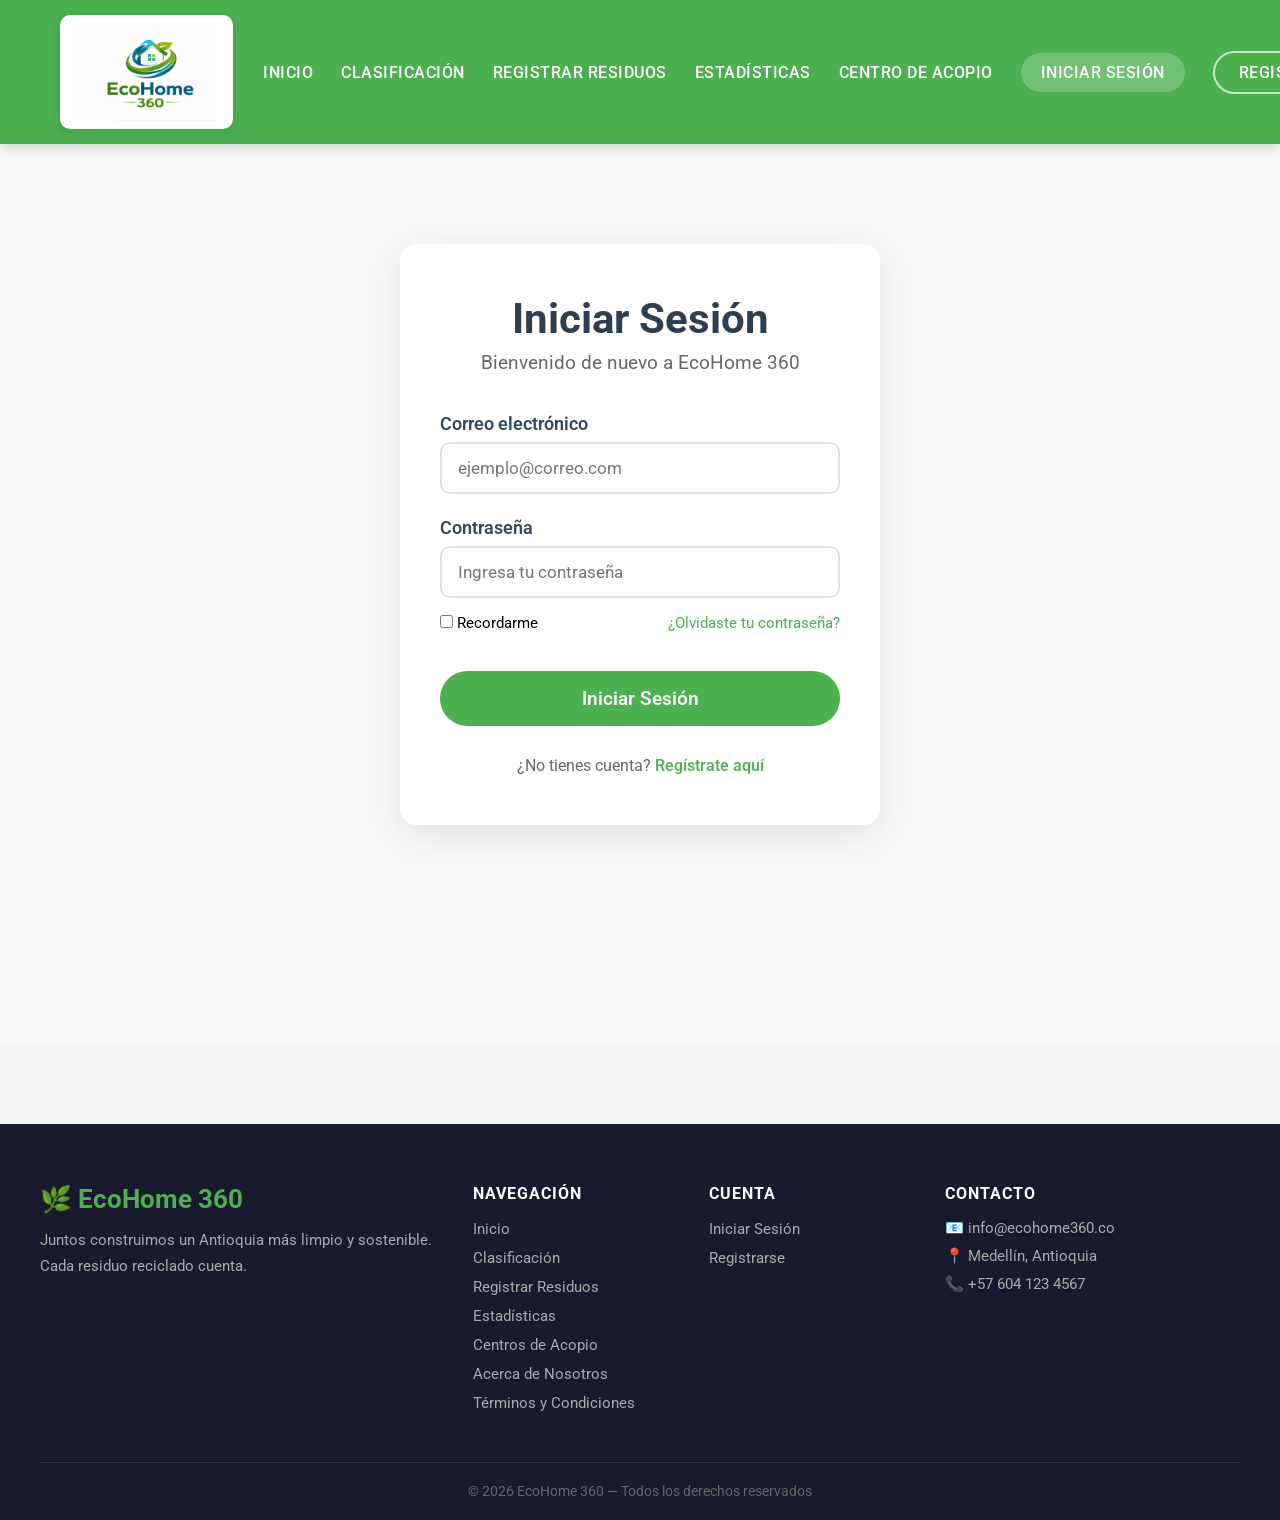
<file: html/perfil.html>
<!DOCTYPE html>
<html lang="es">

<head>
    <meta charset="UTF-8">
    <meta name="viewport" content="width=device-width, initial-scale=1.0">
    <title>Mi Perfil — EcoHome 360</title>
    <link rel="stylesheet" href="../css/style.css">
</head>

<body>
    <script src="../JS/proteger.js"></script>
    <!-- NAVBAR -->
    <header class="header">
        <nav class="nav-menu">
            <div class="logo-header">
                <img src="/multimedia/logo_ecohome_indi.PNG" alt="EcoHome 360">
            </div>
            <ul>
                <li><a href="../index.html">Inicio</a></li>
                <li><a href="/html/clasificacion.html">Clasificación</a></li>
                <li><a href="/html/registro_materiales.html">Registrar Residuos</a></li>
                <li><a href="/html/estadisticas.html">Estadísticas</a></li>
                <li><a href="/html/centros.html">Centro De Acopio</a></li>
                <li><a href="/html/nosotros.html">Nosotros</a></li>
                <li><a href="/html/login.html" class="btn-iniciar-sesion">Iniciar Sesión</a></li>
                <li><a href="/html/registro_user.html" class="btn-registrarse">Registrarse</a></li>
            </ul>
        </nav>
    </header>

    <!-- PERFIL -->
    <section class="perfil-seccion">
        <div class="perfil-container">

            <!-- Tarjeta izquierda — Avatar y resumen -->
            <div class="perfil-sidebar">
                <div class="perfil-avatar">
                    <div class="avatar-circulo" id="avatar-iniciales">--</div>
                    <h2 id="perfil-nombre">Cargando...</h2>
                    <p id="perfil-email" class="perfil-email-texto">--</p>
                    <span class="perfil-badge">♻️ Reciclador activo</span>
                </div>

                <div class="perfil-resumen">
                    <div class="resumen-item">
                        <span class="resumen-numero" id="perfil-total-registros">--</span>
                        <span class="resumen-label">Registros totales</span>
                    </div>
                    <div class="resumen-item">
                        <span class="resumen-numero" id="perfil-total-kg">--</span>
                        <span class="resumen-label">Kg reciclados</span>
                    </div>
                    <div class="resumen-item">
                        <span class="resumen-numero" id="perfil-registros-mes">--</span>
                        <span class="resumen-label">Este mes</span>
                    </div>
                </div>

                <a href="/html/estadisticas.html" class="btn-ver-stats">📊 Ver mis estadísticas</a>
            </div>

            <!-- Tarjeta derecha — Formulario de edición -->
            <div class="perfil-contenido">

                <div class="perfil-tabs">
                    <button class="tab-btn activo" onclick="mostrarTab('datos')">Mis Datos</button>
                    <button class="tab-btn" onclick="mostrarTab('password')">Cambiar Contraseña</button>
                    <button class="tab-btn" onclick="mostrarTab('historial')">Mis Registros</button>
                </div>

                <!-- Tab: Mis datos -->
                <div id="tab-datos" class="tab-contenido activo">
                    <h3>Información Personal</h3>
                    <form id="form-perfil">
                        <div class="form-grupo">
                            <label>Nombre completo</label>
                            <input type="text" id="edit-nombre" placeholder="Tu nombre completo">
                        </div>
                        <div class="form-grupo">
                            <label>Correo electrónico</label>
                            <input type="email" id="edit-email" placeholder="tucorreo@ejemplo.com">
                        </div>
                        <div class="form-grupo">
                            <label>Teléfono (opcional)</label>
                            <input type="tel" id="edit-telefono" placeholder="3001234567">
                        </div>
                        <div class="form-grupo">
                            <label>Fecha de registro</label>
                            <input type="text" id="edit-fecha" disabled style="background:#f5f5f5; cursor:not-allowed;">
                        </div>
                        <button type="submit" class="btn-guardar">💾 Guardar cambios</button>
                    </form>
                </div>

                <!-- Tab: Cambiar contraseña -->
                <div id="tab-password" class="tab-contenido">
                    <h3>Cambiar Contraseña</h3>
                    <form id="form-password">
                        <div class="form-grupo">
                            <label>Nueva contraseña</label>
                            <input type="password" id="nueva-password" placeholder="Mínimo 6 caracteres">
                        </div>
                        <div class="form-grupo">
                            <label>Confirmar nueva contraseña</label>
                            <input type="password" id="confirmar-password" placeholder="Repite la contraseña">
                        </div>
                        <button type="submit" class="btn-guardar">🔒 Actualizar contraseña</button>
                    </form>
                </div>

                <!-- Tab: Historial -->
                <div id="tab-historial" class="tab-contenido">
                    <h3>Mis Últimos Registros</h3>
                    <div id="lista-registros">
                        <p class="cargando-texto">Cargando registros...</p>
                    </div>
                </div>

            </div>
        </div>
    </section>

    <!-- FOOTER -->
    <footer class="footer">
        <div class="footer-container">
            <div class="footer-brand">
                <h3>🌿 EcoHome 360</h3>
                <p>Juntos construimos un Antioquia más limpio y sostenible.</p>
            </div>
            <div class="footer-links">
                <h4>Navegación</h4>
                <ul>
                    <li><a href="../index.html">Inicio</a></li>
                    <li><a href="/html/clasificacion.html">Clasificación</a></li>
                    <li><a href="/html/estadisticas.html">Estadísticas</a></li>
                    <li><a href="/html/centros.html">Centros de Acopio</a></li>
                </ul>
            </div>
            <div class="footer-links">
                <h4>Empresa</h4>
                <ul>
                    <li><a href="/html/nosotros.html">Acerca de Nosotros</a></li>
                    <li><a href="/html/terminos.html">Términos y Condiciones</a></li>
                </ul>
            </div>
            <div class="footer-contacto">
                <h4>Contacto</h4>
                <p>📧 info@ecohome360.co</p>
                <p>📍 Medellín, Antioquia</p>
                <p>📞 +57 604 123 4567</p>
            </div>
        </div>
        <div class="footer-bottom">
            <p>© 2026 EcoHome 360 — Todos los derechos reservados</p>
        </div>
    </footer>


    <script src="../JS/perfil.js"></script>
    <script src="../JS/navbar.js"></script>

</body>

</html>
</file>
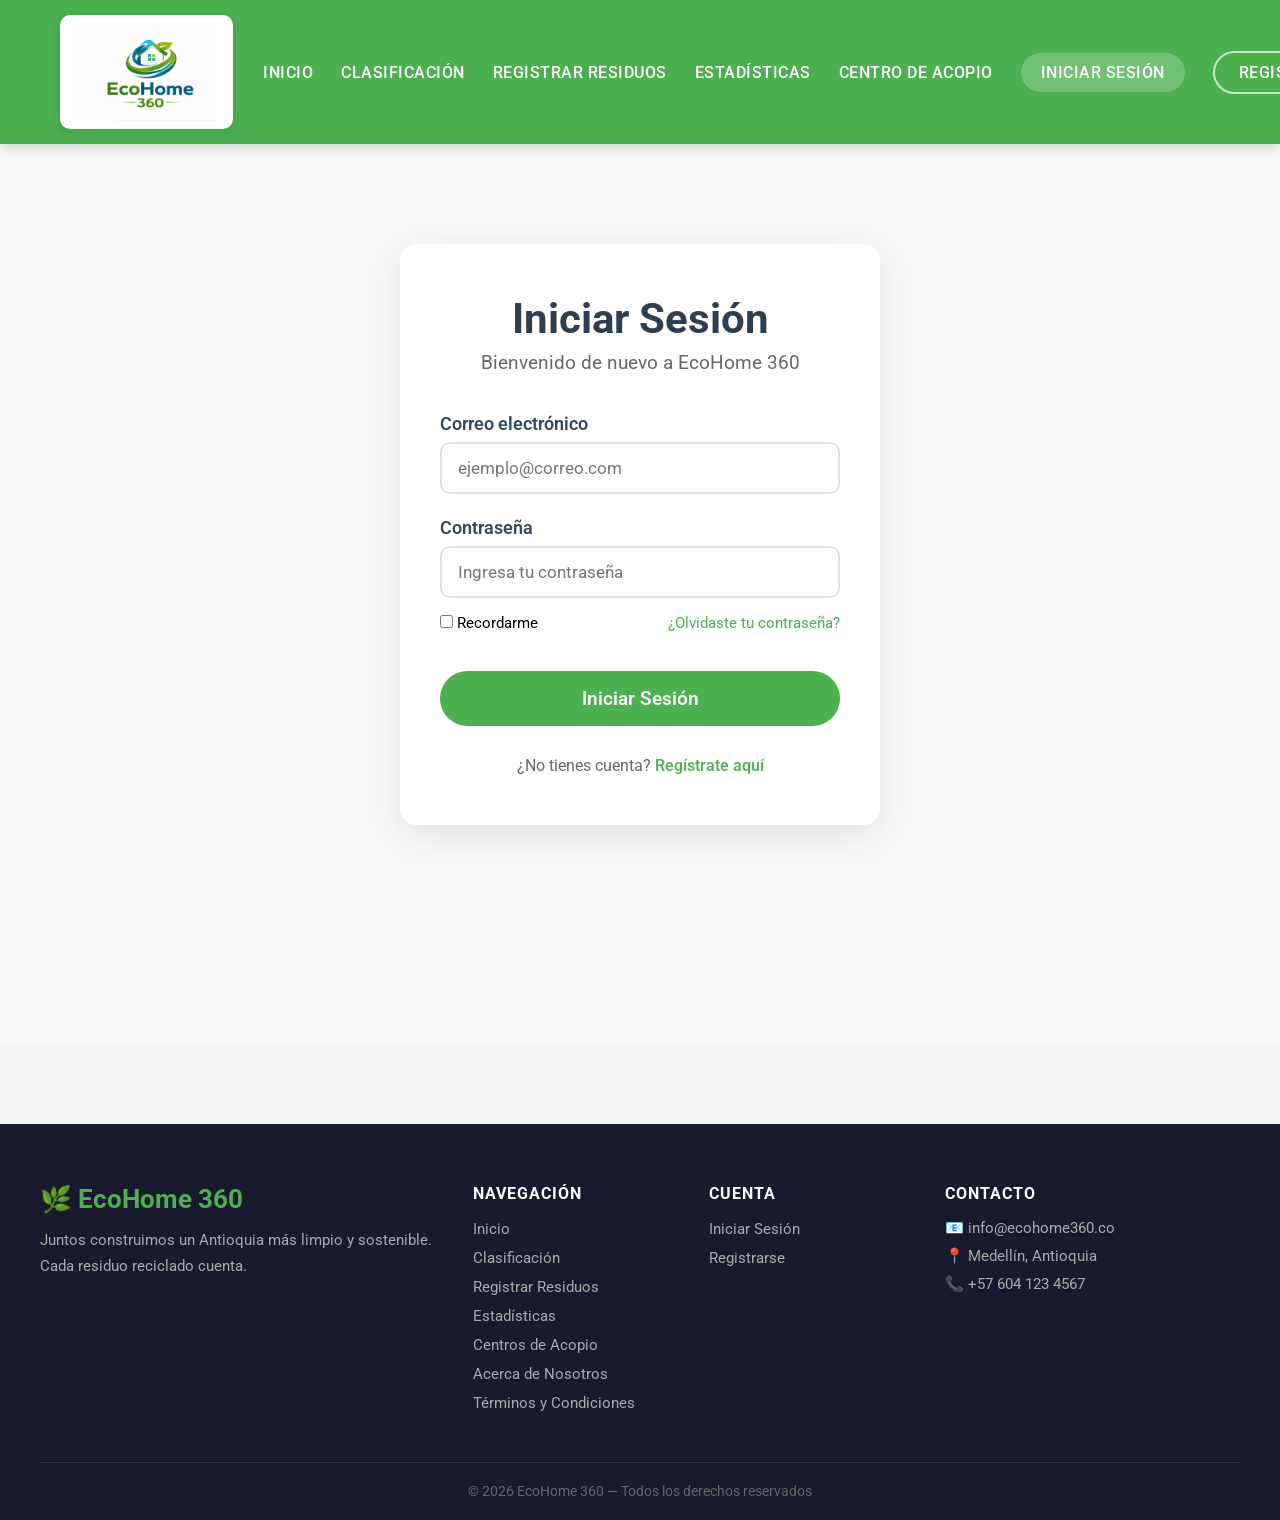
<file: html/registro_materiales.html>
<!DOCTYPE html>
<html lang="es">

<head>
    <meta charset="UTF-8">
    <meta name="viewport" content="width=device-width, initial-scale=1.0">
    <title>EcoHome360</title>
    <link rel="stylesheet" href="../css/style.css">

</head>

<body>

    <body>
        <script src="../JS/proteger.js"></script>

        <header class="header">
            <nav class="nav-menu">
                <div class="logo-header">
                    <img src="/multimedia/logo_ecohome_indi.PNG" alt="EcoHome 360">
                </div>
                <ul>
                    <li><a href="../index.html">Inicio</a></li>
                    <li><a href="/html/clasificacion.html">Clasificación</a></li>
                    <li><a href="/html/registro_materiales.html">Registrar Residuos</a></li>
                    <li><a href="/html/estadisticas.html">Estadísticas</a></li>
                    <li><a href="/html/centros.html">Centro De Acopio</a></li>
                    <li><a href="/html/login.html" class="btn-iniciar-sesion">Iniciar Sesión</a></li>
                    <li><a href="/html/registro_user.html" class="btn-registrarse">Registrarse</a></li>
                </ul>
            </nav>
        </header>

        <!-- REGISTRO DE MATERIALES -->
        <section class="registro-materiales">
            <div class="registro-container">
                <h2>Registrar Residuos Reciclados</h2>
                <p class="subtitulo">Registra los materiales que has reciclado</p>

                <form id="form-residuos" class="form-registro">
                    <div class="form-grupo">
                        <label for="tipo">Tipo de Residuo</label>
                        <select id="tipo" required>
                            <option value="">Selecciona el tipo de residuo</option>
                            <option value="plastico">Plástico</option>
                            <option value="papel">Papel y Cartón</option>
                            <option value="vidrio">Vidrio</option>
                            <option value="metal">Metales / Latas</option>
                            <option value="organico">Orgánicos</option>
                            <option value="electronico">Electrónicos</option>
                        </select>
                    </div>

                    <div class="form-grupo">
                        <label for="cantidad">Cantidad</label>
                        <div class="cantidad-grupo">
                            <input type="number" id="cantidad" placeholder="Ej: 8.5" min="0" step="0.1" required>
                            <select id="unidad">
                                <option value="kg">Kilogramos (kg)</option>
                                <option value="unidades">Unidades</option>
                                <option value="litros">Litros</option>
                            </select>
                        </div>
                    </div>

                    <div class="form-grupo">
                        <label for="fecha">Fecha</label>
                        <input type="date" id="fecha" required>
                    </div>

                    <div class="form-grupo">
                        <label for="descripcion">Descripción (opcional)</label>
                        <textarea id="descripcion" rows="4"
                            placeholder="Ej: Botellas de refresco, periódicos, etc."></textarea>
                    </div>

                    <button type="submit" class="btn-registrar">Registrar Residuos</button>
                </form>
            </div>
        </section>

        <script src="../JS/residuos.js"></script>

        <footer class="footer">
            <div class="footer-container">

                <div class="footer-brand">
                    <h3>🌿 EcoHome 360</h3>
                    <p>Juntos construimos un Antioquia más limpio y sostenible. Cada residuo reciclado cuenta.</p>
                </div>

                <div class="footer-links">
                    <h4>Navegación</h4>
                    <ul>
                        <li><a href="/index.html">Inicio</a></li>
                        <li><a href="/html/clasificacion.html">Clasificación</a></li>
                        <li><a href="/html/registro_materiales.html">Registrar Residuos</a></li>
                        <li><a href="/html/estadisticas.html">Estadísticas</a></li>
                        <li><a href="/html/centros.html">Centros de Acopio</a></li>
                        <li><a href="/html/nosotros.html">Acerca de Nosotros</a></li>
                        <li><a href="/html/terminos.html">Términos y Condiciones</a></li>
                    </ul>
                </div>

                <div class="footer-links">
                    <h4>Cuenta</h4>
                    <ul>
                        <li><a href="/html/login.html">Iniciar Sesión</a></li>
                        <li><a href="/html/registro_user.html">Registrarse</a></li>
                    </ul>
                </div>

                <div class="footer-contacto">
                    <h4>Contacto</h4>
                    <p>📧 info@ecohome360.co</p>
                    <p>📍 Medellín, Antioquia</p>
                    <p>📞 +57 604 123 4567</p>
                </div>

            </div>

            <div class="footer-bottom">
                <p>© 2026 EcoHome 360 — Todos los derechos reservados</p>
            </div>
        </footer>

        <script src="../JS/navbar.js"></script>

    </body>

</html>
</file>
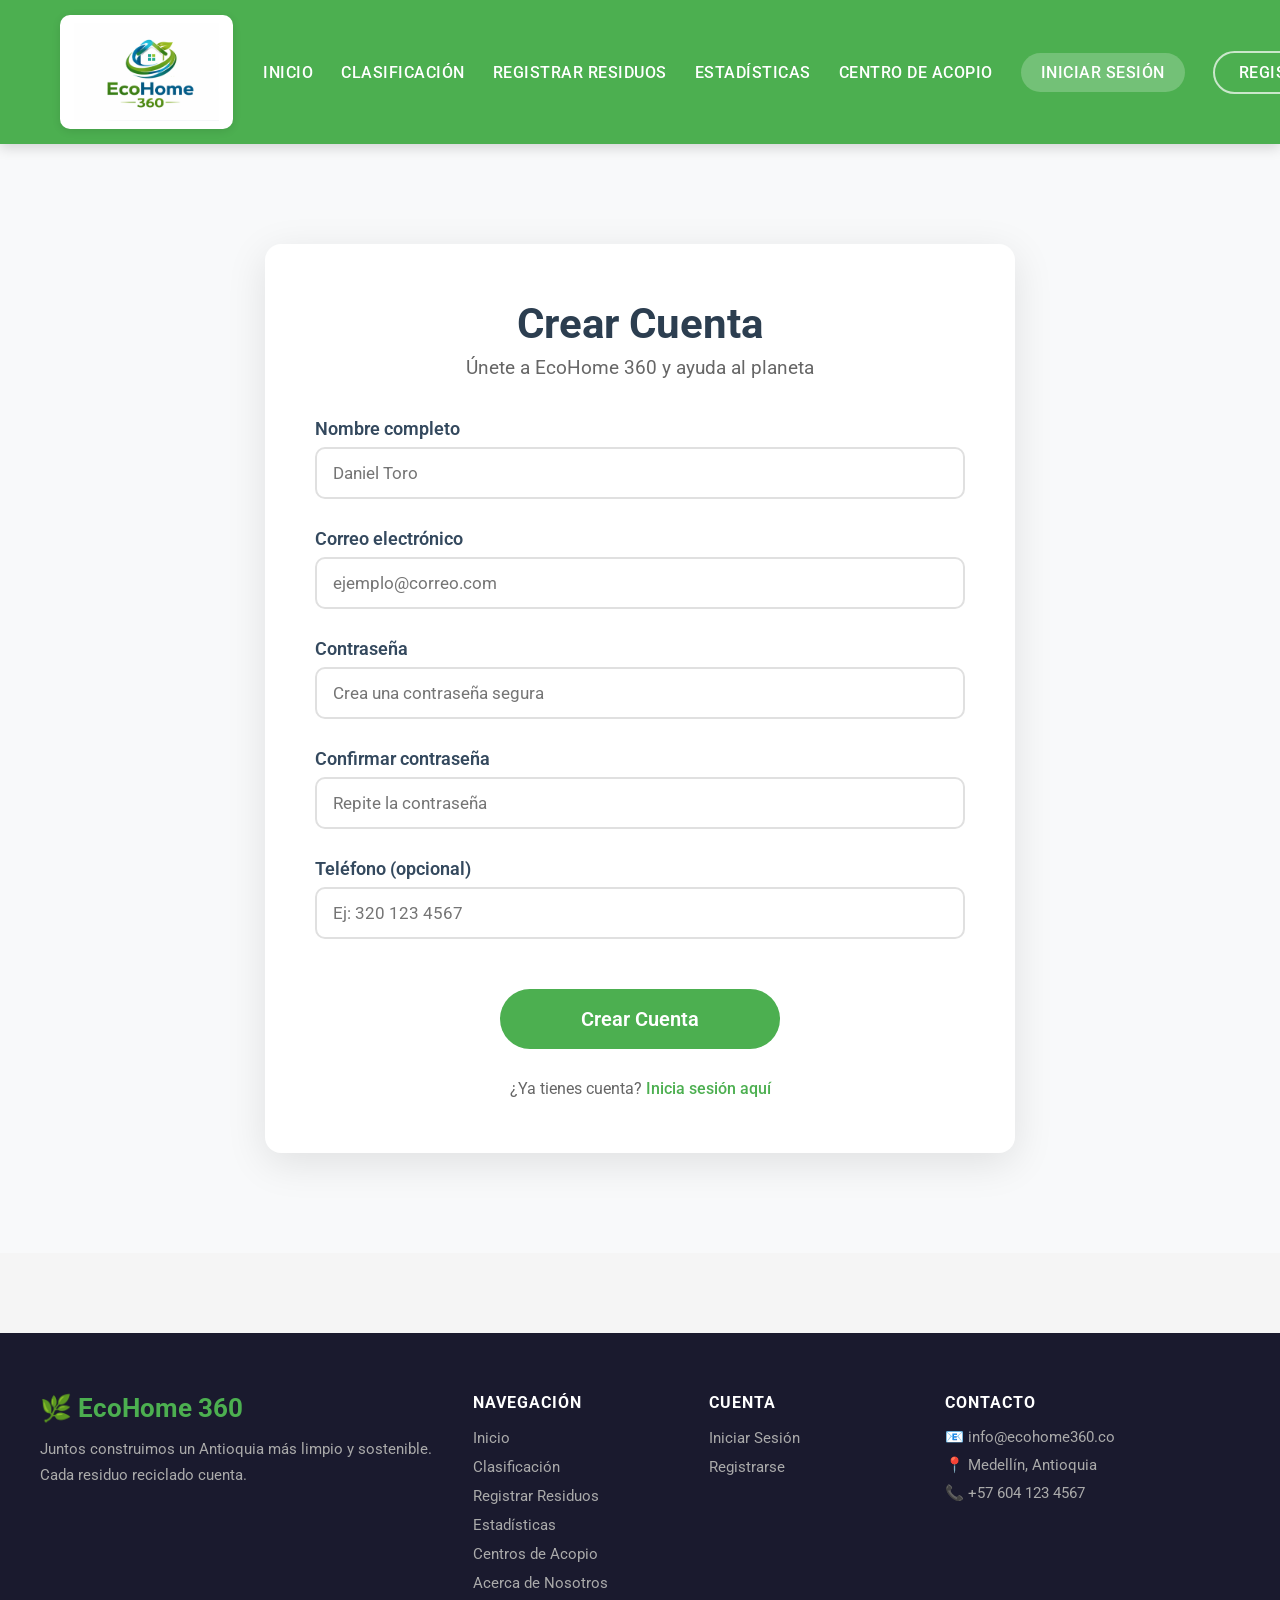
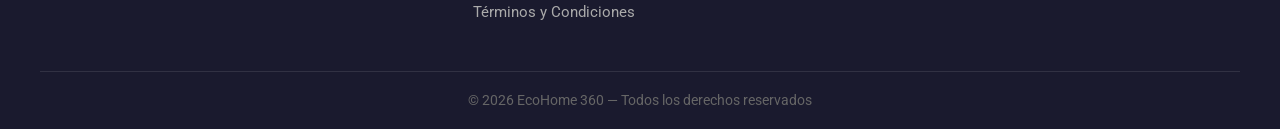
<file: html/registro_user.html>
<!DOCTYPE html>
<html lang="es">

<head>
    <meta charset="UTF-8">
    <meta name="viewport" content="width=device-width, initial-scale=1.0">
    <title>EcoHome360</title>
    <link rel="stylesheet" href="../css/style.css">
</head>

<body>

    <header class="header">
        <nav class="nav-menu">
            <div class="logo-header">
                <img src="/multimedia/logo_ecohome_indi.PNG" alt="EcoHome 360">
            </div>
            <ul>
                <li><a href="../index.html">Inicio</a></li>
                <li><a href="/html/clasificacion.html">Clasificación</a></li>
                <li><a href="/html/registro_materiales.html">Registrar Residuos</a></li>
                <li><a href="/html/estadisticas.html">Estadísticas</a></li>
                <li><a href="/html/centros.html">Centro De Acopio</a></li>
                <li><a href="/html/login.html" class="btn-iniciar-sesion">Iniciar Sesión</a></li>
                <li><a href="/html/registro_user.html" class="btn-registrarse">Registrarse</a></li>
            </ul>
        </nav>
    </header>



    <!-- REGISTRO DE USUARIO -->

    <section class="registro-usuario">
        <div class="registro-container">
            <h1>Crear Cuenta</h1>
            <p class="subtitulo">Únete a EcoHome 360 y ayuda al planeta</p>

            <form id="form-registro-usuario" class="form-registro">
                <div class="form-grupo">
                    <label for="nombre">Nombre completo</label>
                    <input type="text" id="nombre" placeholder="Daniel Toro" required>
                </div>

                <div class="form-grupo">
                    <label for="email">Correo electrónico</label>
                    <input type="email" id="email" placeholder="ejemplo@correo.com" required>
                </div>

                <div class="form-grupo">
                    <label for="password">Contraseña</label>
                    <input type="password" id="password" placeholder="Crea una contraseña segura" required>
                </div>

                <div class="form-grupo">
                    <label for="confirm-password">Confirmar contraseña</label>
                    <input type="password" id="confirm-password" placeholder="Repite la contraseña" required>
                </div>

                <div class="form-grupo">
                    <label for="telefono">Teléfono (opcional)</label>
                    <input type="tel" id="telefono" placeholder="Ej: 320 123 4567">
                </div>

                <button type="submit" class="btn-registrar">Crear Cuenta</button>
            </form>

            <p class="login-link">
                ¿Ya tienes cuenta? <a href="login.html">Inicia sesión aquí</a>
            </p>
        </div>
    </section>



    <footer class="footer">
        <div class="footer-container">

            <div class="footer-brand">
                <h3>🌿 EcoHome 360</h3>
                <p>Juntos construimos un Antioquia más limpio y sostenible. Cada residuo reciclado cuenta.</p>
            </div>

            <div class="footer-links">
                <h4>Navegación</h4>
                <ul>
                    <li><a href="/index.html">Inicio</a></li>
                    <li><a href="/html/clasificacion.html">Clasificación</a></li>
                    <li><a href="/html/registro_materiales.html">Registrar Residuos</a></li>
                    <li><a href="/html/estadisticas.html">Estadísticas</a></li>
                    <li><a href="/html/centros.html">Centros de Acopio</a></li>
                    <li><a href="/html/nosotros.html">Acerca de Nosotros</a></li>
                    <li><a href="/html/terminos.html">Términos y Condiciones</a></li>
                </ul>
            </div>

            <div class="footer-links">
                <h4>Cuenta</h4>
                <ul>
                    <li><a href="/html/login.html">Iniciar Sesión</a></li>
                    <li><a href="/html/registro_user.html">Registrarse</a></li>
                </ul>
            </div>

            <div class="footer-contacto">
                <h4>Contacto</h4>
                <p>📧 info@ecohome360.co</p>
                <p>📍 Medellín, Antioquia</p>
                <p>📞 +57 604 123 4567</p>
            </div>

        </div>

        <div class="footer-bottom">
            <p>© 2026 EcoHome 360 — Todos los derechos reservados</p>
        </div>
    </footer>

    <script src="../JS/auth.js"></script>
    <script src="../JS/navbar.js"></script>

</body>

</html>
</file>
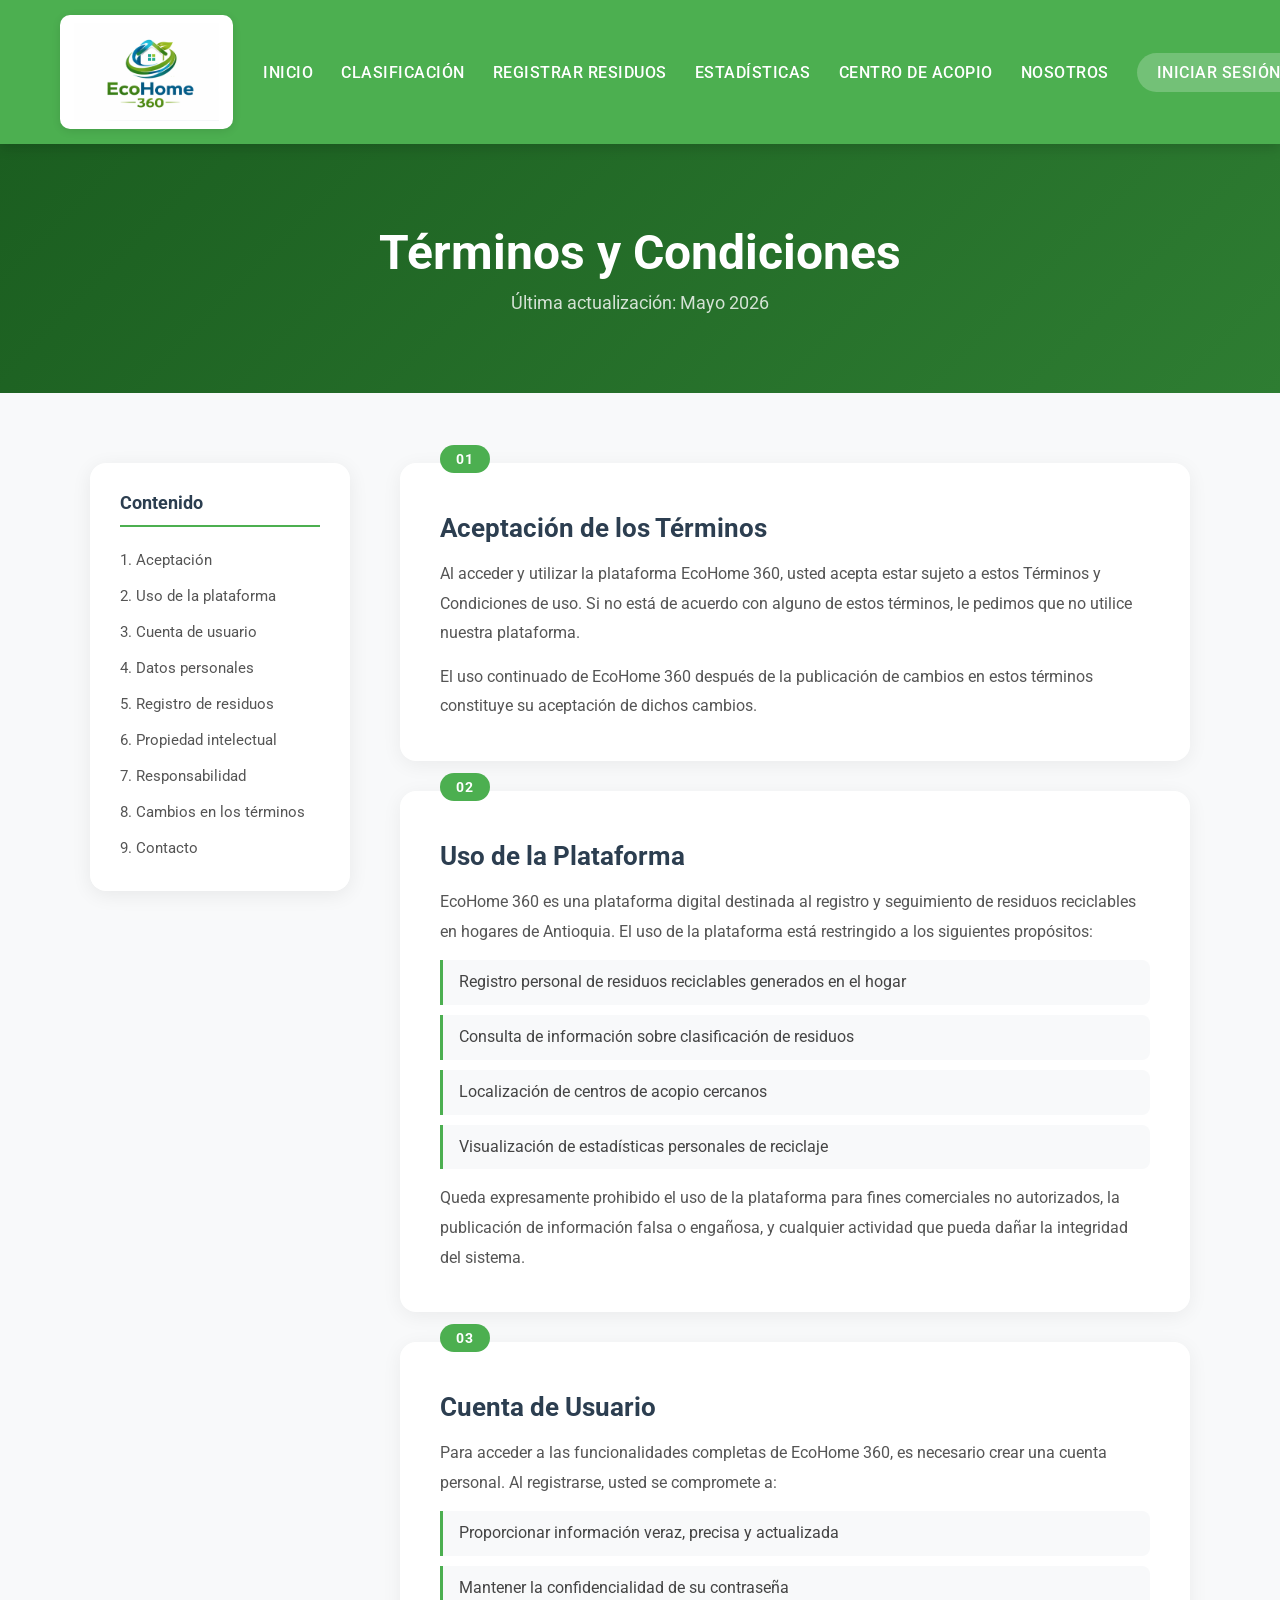
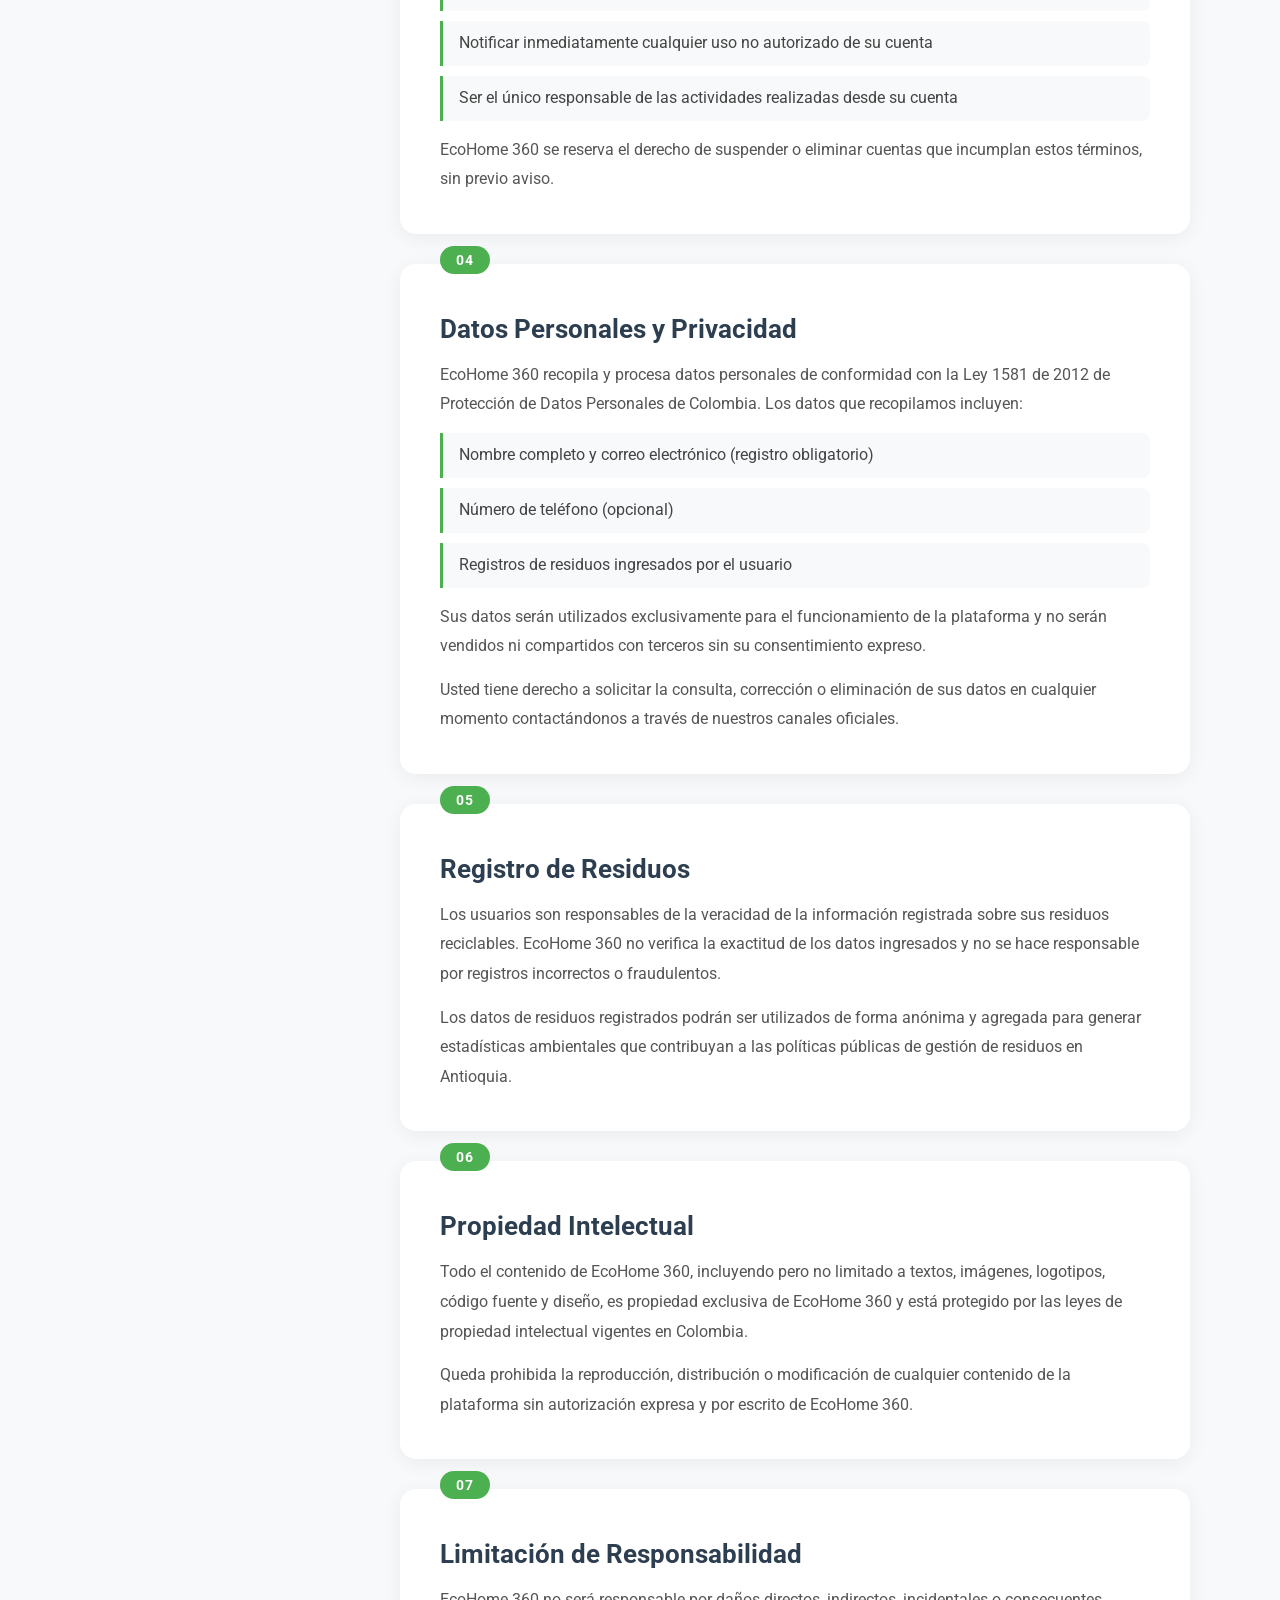
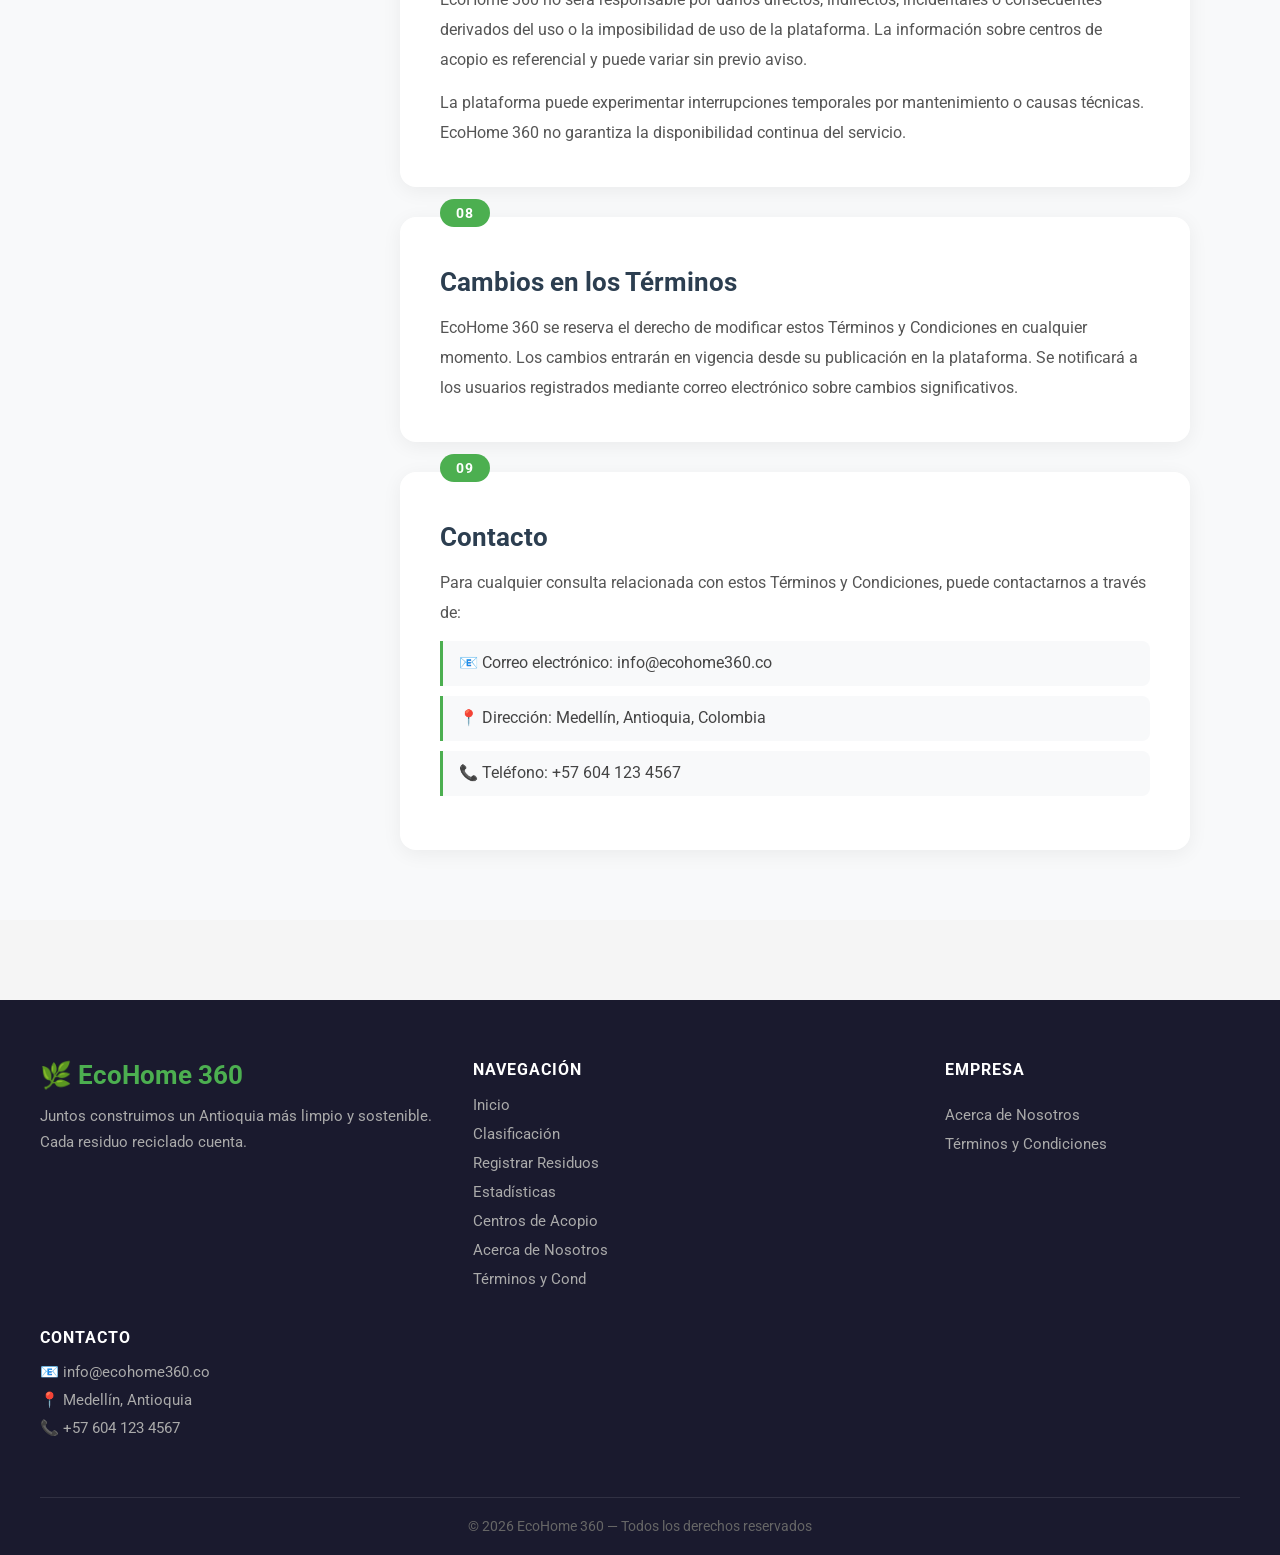
<file: html/terminos.html>
<!DOCTYPE html>
<html lang="es">

<head>
    <meta charset="UTF-8">
    <meta name="viewport" content="width=device-width, initial-scale=1.0">
    <title>Términos y Condiciones — EcoHome 360</title>
    <link rel="stylesheet" href="../css/style.css">
</head>

<body>

    <!-- NAVBAR -->
    <header class="header">
        <nav class="nav-menu">
            <div class="logo-header">
                <img src="/multimedia/logo_ecohome_indi.PNG" alt="EcoHome 360">
            </div>
            <ul>
                <li><a href="../index.html">Inicio</a></li>
                <li><a href="/html/clasificacion.html">Clasificación</a></li>
                <li><a href="/html/registro_materiales.html">Registrar Residuos</a></li>
                <li><a href="/html/estadisticas.html">Estadísticas</a></li>
                <li><a href="/html/centros.html">Centro De Acopio</a></li>
                <li><a href="/html/nosotros.html">Nosotros</a></li>
                <li><a href="/html/login.html" class="btn-iniciar-sesion">Iniciar Sesión</a></li>
                <li><a href="/html/registro_user.html" class="btn-registrarse">Registrarse</a></li>
            </ul>
        </nav>
    </header>

    <!-- HERO -->
    <section class="terminos-hero">
        <div class="terminos-hero-contenido">
            <h1>Términos y Condiciones</h1>
            <p>Última actualización: Mayo 2026</p>
        </div>
    </section>

    <!-- CONTENIDO -->
    <section class="terminos-seccion">
        <div class="terminos-container">

            <!-- Índice -->
            <aside class="terminos-indice">
                <h3>Contenido</h3>
                <ul>
                    <li><a href="#aceptacion">1. Aceptación</a></li>
                    <li><a href="#uso">2. Uso de la plataforma</a></li>
                    <li><a href="#cuenta">3. Cuenta de usuario</a></li>
                    <li><a href="#datos">4. Datos personales</a></li>
                    <li><a href="#residuos">5. Registro de residuos</a></li>
                    <li><a href="#propiedad">6. Propiedad intelectual</a></li>
                    <li><a href="#responsabilidad">7. Responsabilidad</a></li>
                    <li><a href="#cambios">8. Cambios en los términos</a></li>
                    <li><a href="#contacto">9. Contacto</a></li>
                </ul>
            </aside>

            <!-- Artículos -->
            <div class="terminos-contenido">

                <div class="termino-articulo" id="aceptacion">
                    <div class="termino-numero">01</div>
                    <h2>Aceptación de los Términos</h2>
                    <p>Al acceder y utilizar la plataforma EcoHome 360, usted acepta estar sujeto a estos Términos y
                        Condiciones de uso. Si no está de acuerdo con alguno de estos términos, le pedimos que no
                        utilice nuestra plataforma.</p>
                    <p>El uso continuado de EcoHome 360 después de la publicación de cambios en estos términos
                        constituye su aceptación de dichos cambios.</p>
                </div>

                <div class="termino-articulo" id="uso">
                    <div class="termino-numero">02</div>
                    <h2>Uso de la Plataforma</h2>
                    <p>EcoHome 360 es una plataforma digital destinada al registro y seguimiento de residuos reciclables
                        en hogares de Antioquia. El uso de la plataforma está restringido a los siguientes propósitos:
                    </p>
                    <ul class="termino-lista">
                        <li>Registro personal de residuos reciclables generados en el hogar</li>
                        <li>Consulta de información sobre clasificación de residuos</li>
                        <li>Localización de centros de acopio cercanos</li>
                        <li>Visualización de estadísticas personales de reciclaje</li>
                    </ul>
                    <p>Queda expresamente prohibido el uso de la plataforma para fines comerciales no autorizados, la
                        publicación de información falsa o engañosa, y cualquier actividad que pueda dañar la integridad
                        del sistema.</p>
                </div>

                <div class="termino-articulo" id="cuenta">
                    <div class="termino-numero">03</div>
                    <h2>Cuenta de Usuario</h2>
                    <p>Para acceder a las funcionalidades completas de EcoHome 360, es necesario crear una cuenta
                        personal. Al registrarse, usted se compromete a:</p>
                    <ul class="termino-lista">
                        <li>Proporcionar información veraz, precisa y actualizada</li>
                        <li>Mantener la confidencialidad de su contraseña</li>
                        <li>Notificar inmediatamente cualquier uso no autorizado de su cuenta</li>
                        <li>Ser el único responsable de las actividades realizadas desde su cuenta</li>
                    </ul>
                    <p>EcoHome 360 se reserva el derecho de suspender o eliminar cuentas que incumplan estos términos,
                        sin previo aviso.</p>
                </div>

                <div class="termino-articulo" id="datos">
                    <div class="termino-numero">04</div>
                    <h2>Datos Personales y Privacidad</h2>
                    <p>EcoHome 360 recopila y procesa datos personales de conformidad con la Ley 1581 de 2012 de
                        Protección de Datos Personales de Colombia. Los datos que recopilamos incluyen:</p>
                    <ul class="termino-lista">
                        <li>Nombre completo y correo electrónico (registro obligatorio)</li>
                        <li>Número de teléfono (opcional)</li>
                        <li>Registros de residuos ingresados por el usuario</li>
                    </ul>
                    <p>Sus datos serán utilizados exclusivamente para el funcionamiento de la plataforma y no serán
                        vendidos ni compartidos con terceros sin su consentimiento expreso.</p>
                    <p>Usted tiene derecho a solicitar la consulta, corrección o eliminación de sus datos en cualquier
                        momento contactándonos a través de nuestros canales oficiales.</p>
                </div>

                <div class="termino-articulo" id="residuos">
                    <div class="termino-numero">05</div>
                    <h2>Registro de Residuos</h2>
                    <p>Los usuarios son responsables de la veracidad de la información registrada sobre sus residuos
                        reciclables. EcoHome 360 no verifica la exactitud de los datos ingresados y no se hace
                        responsable por registros incorrectos o fraudulentos.</p>
                    <p>Los datos de residuos registrados podrán ser utilizados de forma anónima y agregada para generar
                        estadísticas ambientales que contribuyan a las políticas públicas de gestión de residuos en
                        Antioquia.</p>
                </div>

                <div class="termino-articulo" id="propiedad">
                    <div class="termino-numero">06</div>
                    <h2>Propiedad Intelectual</h2>
                    <p>Todo el contenido de EcoHome 360, incluyendo pero no limitado a textos, imágenes, logotipos,
                        código fuente y diseño, es propiedad exclusiva de EcoHome 360 y está protegido por las leyes de
                        propiedad intelectual vigentes en Colombia.</p>
                    <p>Queda prohibida la reproducción, distribución o modificación de cualquier contenido de la
                        plataforma sin autorización expresa y por escrito de EcoHome 360.</p>
                </div>

                <div class="termino-articulo" id="responsabilidad">
                    <div class="termino-numero">07</div>
                    <h2>Limitación de Responsabilidad</h2>
                    <p>EcoHome 360 no será responsable por daños directos, indirectos, incidentales o consecuentes
                        derivados del uso o la imposibilidad de uso de la plataforma. La información sobre centros de
                        acopio es referencial y puede variar sin previo aviso.</p>
                    <p>La plataforma puede experimentar interrupciones temporales por mantenimiento o causas técnicas.
                        EcoHome 360 no garantiza la disponibilidad continua del servicio.</p>
                </div>

                <div class="termino-articulo" id="cambios">
                    <div class="termino-numero">08</div>
                    <h2>Cambios en los Términos</h2>
                    <p>EcoHome 360 se reserva el derecho de modificar estos Términos y Condiciones en cualquier momento.
                        Los cambios entrarán en vigencia desde su publicación en la plataforma. Se notificará a los
                        usuarios registrados mediante correo electrónico sobre cambios significativos.</p>
                </div>

                <div class="termino-articulo" id="contacto">
                    <div class="termino-numero">09</div>
                    <h2>Contacto</h2>
                    <p>Para cualquier consulta relacionada con estos Términos y Condiciones, puede contactarnos a través
                        de:</p>
                    <ul class="termino-lista">
                        <li>📧 Correo electrónico: info@ecohome360.co</li>
                        <li>📍 Dirección: Medellín, Antioquia, Colombia</li>
                        <li>📞 Teléfono: +57 604 123 4567</li>
                    </ul>
                </div>

            </div>
        </div>
    </section>

    <!-- FOOTER -->
    <footer class="footer">
        <div class="footer-container">
            <div class="footer-brand">
                <h3>🌿 EcoHome 360</h3>
                <p>Juntos construimos un Antioquia más limpio y sostenible. Cada residuo reciclado cuenta.</p>
            </div>
            <div class="footer-links">
                <h4>Navegación</h4>
                <ul>
                    <li><a href="../index.html">Inicio</a></li>
                    <li><a href="/html/clasificacion.html">Clasificación</a></li>
                    <li><a href="/html/registro_materiales.html">Registrar Residuos</a></li>
                    <li><a href="/html/estadisticas.html">Estadísticas</a></li>
                    <li><a href="/html/centros.html">Centros de Acopio</a></li>
                    <li><a href="/html/nosotros.html">Acerca de Nosotros</a></li>
                    <li><a href="/html/terminos.html">Términos y Cond
                </ul>
            </div>
            <div class="footer-links">
                <h4>Empresa</h4>
                <ul>
                    <li><a href="/html/nosotros.html">Acerca de Nosotros</a></li>
                    <li><a href="/html/terminos.html">Términos y Condiciones</a></li>
                </ul>
            </div>
            <div class="footer-contacto">
                <h4>Contacto</h4>
                <p>📧 info@ecohome360.co</p>
                <p>📍 Medellín, Antioquia</p>
                <p>📞 +57 604 123 4567</p>
            </div>
        </div>
        <div class="footer-bottom">
            <p>© 2026 EcoHome 360 — Todos los derechos reservados</p>
        </div>
    </footer>

    <script src="../JS/navbar.js"></script>

</body>

</html>
</file>
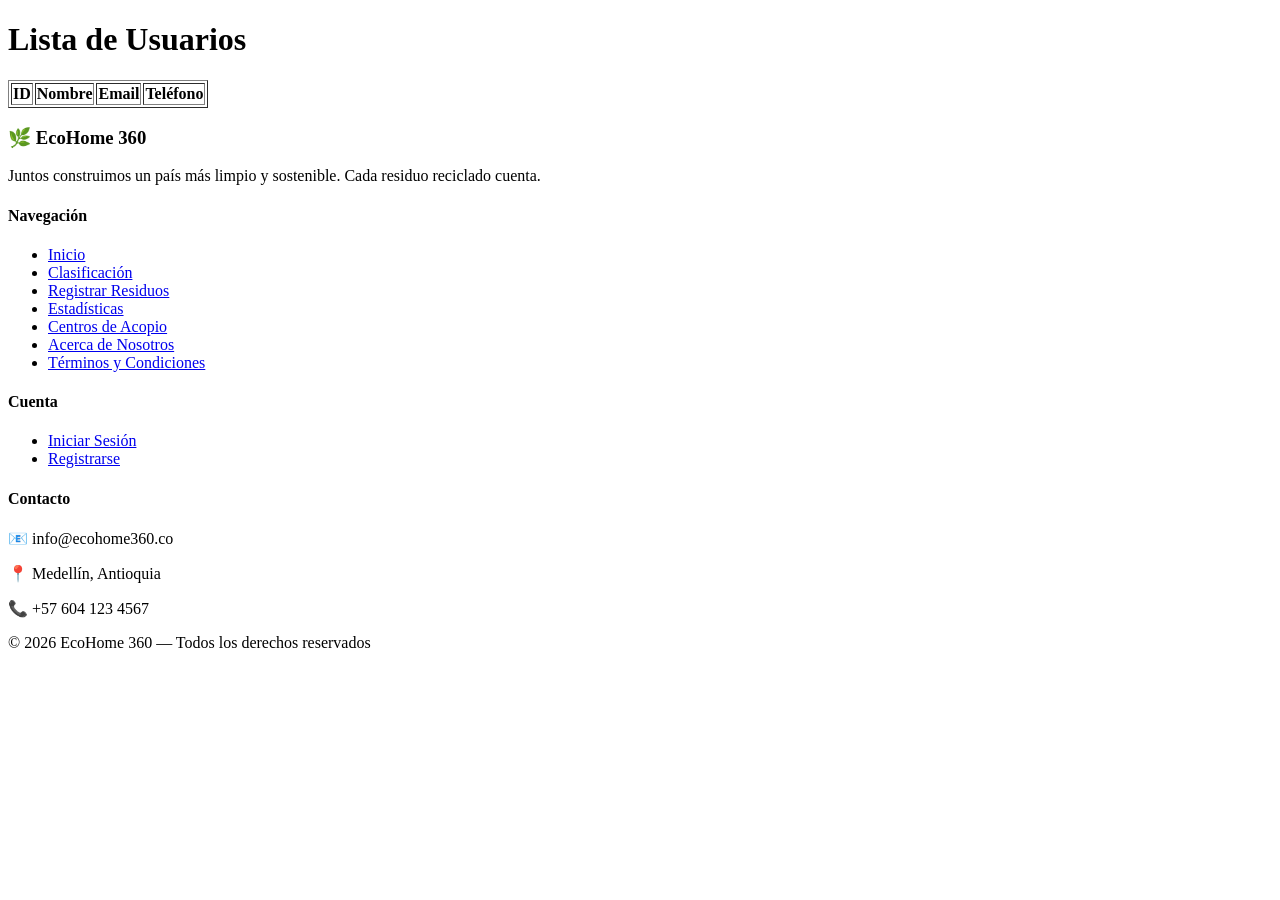
<file: html/ususarios.html>
<!DOCTYPE html>
<html lang="es">


<head>
    <meta charset="UTF-8" />
    <title>Usuarios</title>
</head>

<body>
    <h1>Lista de Usuarios</h1>

    <table border="1">
        <thead>
            <tr>
                <th>ID</th>
                <th>Nombre</th>
                <th>Email</th>
                <th>Teléfono</th>
            </tr>
        </thead>
        <tbody id="tablaUsuarios"></tbody>
    </table>

    <footer class="footer">
        <div class="footer-container">
            <div class="footer-brand">
                <h3>🌿 EcoHome 360</h3>
                <p>
                    Juntos construimos un país más limpio y sostenible. Cada
                    residuo reciclado cuenta.
                </p>
            </div>

            <div class="footer-links">
                <h4>Navegación</h4>
                <ul>
                    <li><a href="/index.html">Inicio</a></li>
                    <li><a href="/html/clasificacion.html">Clasificación</a></li>
                    <li>
                        <a href="/html/registro_materiales.html">Registrar Residuos</a>
                    </li>
                    <li><a href="/html/estadisticas.html">Estadísticas</a></li>
                    <li><a href="/html/centros.html">Centros de Acopio</a></li>
                    <li><a href="/html/nosotros.html">Acerca de Nosotros</a></li>
                    <li><a href="/html/terminos.html">Términos y Condiciones</a></li>
                </ul>
            </div>

            <div class="footer-links">
                <h4>Cuenta</h4>
                <ul>
                    <li><a href="/html/login.html">Iniciar Sesión</a></li>
                    <li><a href="/html/registro_user.html">Registrarse</a></li>
                </ul>
            </div>

            <div class="footer-contacto">
                <h4>Contacto</h4>
                <p>📧 info@ecohome360.co</p>
                <p>📍 Medellín, Antioquia</p>
                <p>📞 +57 604 123 4567</p>
            </div>
        </div>

        <div class="footer-bottom">
            <p>© 2026 EcoHome 360 — Todos los derechos reservados</p>
        </div>
    </footer>

    <script src="../JS/usuarios.js"></script>
    <script src="../JS/navbar.js"></script>
</body>

</html>
</file>
<file: css/style.css>
@import url('https://fonts.googleapis.com/css2?family=Roboto:ital,wght@0,100..900;1,100..900&display=swap');


* {
    margin: 0;
    padding: 0;
    text-decoration: none;
    box-sizing: border-box;
    font-family: Roboto;
}

body {
    font-family: 'Roboto', sans-serif;
    background: #f5f5f5;
}

.header {
    background: #4CAF50;
    box-shadow: 0 4px 12px rgba(0, 0, 0, 0.15);
    width: 100%;
    position: sticky;
    top: 0;
    z-index: 1000;
}

.nav-menu {
    max-width: 1350px;
    margin: 0 auto;
    display: flex;
    justify-content: space-between;
    align-items: center;
    padding: 15px 40px;
    gap: 30px;
}

.logo-header {
    background: white;
    padding: 8px 14px;
    border-radius: 10px;
    box-shadow: 0 2px 8px rgba(0, 0, 0, 0.1);
}

.logo-header {
    flex-shrink: 0;
}

.logo-header img {
    width: 135px;
    height: auto;
    display: block;
}

/* Menú */
.nav-menu ul {
    display: flex;
    list-style: none;
    gap: 38px;
    margin: 0;
    padding: 0;
}

.nav-menu ul li a {
    font-size: 16.5px;
    font-weight: 500;
    color: white;
    text-transform: capitalize;
    transition: all 0.3s ease;
    letter-spacing: 0.3px;
}



.nav-menu ul li a {
    font-family: 'Roboto', sans-serif;
    font-size: 25px;
    font-weight: 600;
    text-transform: uppercase;
    color: #161414;
    letter-spacing: .5px;
    transition: all 0.3s ease;
    color: #333;

}

.nav-menu a:hover {
    color: #24d198;
}


.nav-menu ul li a[href="login.html"]:hover {
    background: rgba(255, 255, 255, 0.35);
}

/* MENÚ*/

.nav-menu {
    max-width: 1450px;
    margin: 0 auto;
    display: flex;
    justify-content: space-between;
    align-items: center;
    padding: 15px 60px;
}

.logo-header img {
    width: 145px;
    height: auto;
}

.nav-menu ul {
    display: flex;
    list-style: none;
    gap: 28px;
    align-items: center;
    margin: 0;
    padding: 0;
}

.nav-menu ul li a {
    font-size: 16px;
    font-weight: 500;
    color: white;
    text-decoration: none;
    text-transform: uppercase;
    transition: all 0.3s ease;
    white-space: nowrap;
}

.nav-menu ul li a:hover {
    color: #ffffff;
    text-decoration: underline;
    text-underline-offset: 6px;
}

/* Botones del menú */

.btn-iniciar-sesion {
    background: rgba(255, 255, 255, 0.22);
    color: white;
    padding: 10px 20px;
    border-radius: 30px;
    font-weight: 750;
    transition: all 0.3s ease;
}

.btn-iniciar-sesion:hover {
    background: rgb(28, 173, 149);
    color: #4CAF50;
    transform: translateY(-2px);
}

.btn-registrarse {
    background: transparent;
    color: white;
    padding: 10px 24px;
    border: 2px solid rgba(255, 255, 255, 0.7);
    border-radius: 30px;
    font-weight: 600;
    transition: all 0.3s ease;
}

.btn-registrarse:hover {
    background: rgb(19, 231, 135);
    color: #4CAF50;
    border-color: rgb(211, 243, 213);
}

.hero {
    background: #0ea31371;
    color: white;
    padding: 100px 0px 80px;
    width: 100%;
    margin: 0 auto;
}

.hero-container {
    display: flex;
    align-items: center;
    max-width: 1300px;
    margin: 0 auto;
    padding: 0 40px;
    gap: 90px;
    flex-wrap: wrap;
}

.hero-texto {
    flex: 1;
    min-width: 320px;
    padding-top: 20;
}

hero texto h1 {
    font-size: 55px;
    font-weight: 700;
    line-height: 1.02;
    margin-bottom: 25px;
}

.hero-texto p {
    font-size: 22px;
    margin-bottom: 45px;
    line-height: 1.5;
    opacity: 0.95;
}

.btn {
    display: inline-block;
    padding: 16px 42px;
    background: white;
    color: #4CAF50;
    font-weight: 600;
    text-transform: uppercase;
    border-radius: 50px;
    transition: all 0.3s ease;
    box-shadow: 0 6px 20px rgba(0, 0, 0, 0.2);

}

.btn:hover {
    background: #4CAF50;
    color: white;
    box-shadow: 0 8px 30px rgba(0, 0, 0, 0.3);
}

.hero-image img {
    width: 100%;
    border-radius: 18px;
    max-width: 680px;
}

/*INDEX*/

/* Bienvenida personalizada */
.bienvenida-banner {
    background: linear-gradient(135deg, #e8f5e9, #f1f8e9);
    border-bottom: 2px solid #4CAF50;
    padding: 14px 40px;
}

.bienvenida-contenido {
    max-width: 1200px;
    margin: 0 auto;
    display: flex;
    align-items: center;
    justify-content: space-between;
    flex-wrap: wrap;
    gap: 12px;
}

#bienvenida-texto {
    font-size: 1.05rem;
    font-weight: 600;
    color: #2e7d32;
}

.bienvenida-acciones {
    display: flex;
    gap: 10px;
    flex-wrap: wrap;
}

.bienvenida-btn {
    background: #4CAF50;
    color: white;
    padding: 8px 16px;
    border-radius: 8px;
    font-size: 0.88rem;
    font-weight: 600;
    transition: background 0.2s;
}

.bienvenida-btn:hover {
    background: #2e7d32;
}

/* Hero botones */
.hero-botones {
    display: flex;
    gap: 14px;
    flex-wrap: wrap;
    margin-top: 10px;
}

.btn-secundario {
    background: transparent;
    color: #4CAF50;
    border: 2px solid #4CAF50;
    padding: 12px 26px;
    border-radius: 8px;
    font-weight: 600;
    font-size: 1rem;
    transition: all 0.3s;
}

.btn-secundario:hover {
    background: #4CAF50;
    color: white;
}

/* Impacto */
.index-impacto {
    background: linear-gradient(135deg, #1b5e20, #2e7d32);
    padding: 80px 40px;
}

.index-container {
    max-width: 1100px;
    margin: 0 auto;
}

.impacto-numeros {
    display: grid;
    grid-template-columns: repeat(4, 1fr);
    gap: 24px;
    margin-top: 40px;
}

.numero-card {
    background: rgba(255, 255, 255, 0.12);
    border: 1px solid rgba(255, 255, 255, 0.2);
    border-radius: 16px;
    padding: 30px 20px;
    text-align: center;
    color: white;
}

.numero-card h3 {
    font-size: 2.4rem;
    font-weight: 700;
    margin-bottom: 8px;
    color: #a5d6a7;
}

.numero-card p {
    font-size: 0.95rem;
    opacity: 0.85;
}

/* Cómo funciona */
.index-como {
    padding: 80px 40px;
    background: #f8f9fa;
}

.como-grid {
    display: grid;
    grid-template-columns: repeat(3, 1fr);
    gap: 28px;
    margin-top: 20px;
}

.como-card {
    background: white;
    border-radius: 16px;
    padding: 35px 28px;
    box-shadow: 0 4px 20px rgba(0, 0, 0, 0.07);
    text-align: center;
}

.como-icono {
    font-size: 3rem;
    margin-bottom: 16px;
}

.como-card h3 {
    font-size: 1.2rem;
    color: #2c3e50;
    margin-bottom: 12px;
}

.como-card p {
    color: #666;
    line-height: 1.7;
    font-size: 0.97rem;
    margin-bottom: 16px;
}

.como-link {
    color: #4CAF50;
    font-weight: 600;
    font-size: 0.95rem;
}

.como-link:hover {
    color: #2e7d32;
}

/* Tipos */
.index-tipos {
    padding: 80px 40px;
    background: white;
}

.tipos-grid {
    display: grid;
    grid-template-columns: repeat(7, 1fr);
    gap: 16px;
    margin-top: 40px;
}

.tipo-card {
    background: #f8f9fa;
    border-radius: 14px;
    padding: 24px 10px;
    text-align: center;
    font-size: 2rem;
    display: flex;
    flex-direction: column;
    align-items: center;
    gap: 10px;
    transition: all 0.2s;
    cursor: default;
}

.tipo-card:hover {
    background: #e8f5e9;
    transform: translateY(-4px);
}

.tipo-card span {
    font-size: 0.85rem;
    color: #555;
    font-weight: 500;
}

/* Responsive index */
@media (max-width: 900px) {
    .impacto-numeros {
        grid-template-columns: 1fr 1fr;
    }

    .como-grid {
        grid-template-columns: 1fr;
    }

    .tipos-grid {
        grid-template-columns: repeat(4, 1fr);
    }

    .bienvenida-contenido {
        flex-direction: column;
        align-items: flex-start;
    }
}

@media (max-width: 500px) {
    .impacto-numeros {
        grid-template-columns: 1fr;
    }

    .tipos-grid {
        grid-template-columns: repeat(3, 1fr);
    }
}


/*REGISTRO DE USUARIO */
.registro-usuario {
    padding: 100px 40px;
    background: #f8f9fa;
    min-height: 100vh;
}

.registro-container {
    max-width: 520px;
    margin: 0 auto;
    background: white;
    padding: 50px 40px;
    border-radius: 16px;
    box-shadow: 0 10px 40px rgba(0, 0, 0, 0.1);
    text-align: center;
}

.registro-usuario h1 {
    font-size: 2.6rem;
    color: #2c3e50;
    margin-bottom: 8px;
}

.registro-usuario .subtitulo {
    color: #666;
    font-size: 1.2rem;
    margin-bottom: 40px;
}

.form-registro {
    display: flex;
    flex-direction: column;
    gap: 24px;
    text-align: left;
}

.form-grupo label {
    font-weight: 600;
    color: #34495e;
    margin-bottom: 8px;
    display: block;
}

.form-grupo input {
    width: 100%;
    padding: 14px 16px;
    border: 2px solid #e0e0e0;
    border-radius: 10px;
    font-size: 1.05rem;
    transition: all 0.3s;
}

.form-grupo input:focus {
    border-color: #4CAF50;
    outline: none;
    box-shadow: 0 0 0 3px rgba(76, 175, 80, 0.15);
}

.btn-registrar {
    background: #4CAF50;
    color: white;
    padding: 16px 40px;
    border: none;
    border-radius: 50px;
    font-size: 1.2rem;
    font-weight: 600;
    cursor: pointer;
    margin-top: 15px;
    transition: all 0.3s ease;
}

.btn-registrar:hover {
    background: #45a049;
    transform: translateY(-3px);
}

.login-link {
    margin-top: 30px;
    color: #666;
}

.login-link a {
    color: #4CAF50;
    font-weight: 500;
}

.login-link a:hover {
    text-decoration: underline;
}

/*CLASIFICACIÓN*/
.clas-hero {
    background: linear-gradient(135deg, #2e7d32, #4CAF50);
    color: white;
    padding: 80px 40px;
    text-align: center;
}

.clas-hero-contenido h1 {
    font-size: 3rem;
    font-weight: 700;
    margin-bottom: 12px;
}

.clas-hero-contenido p {
    font-size: 1.1rem;
    opacity: 0.85;
}

.clas-container {
    max-width: 1100px;
    margin: 0 auto;
}

/* Pasos */
.clas-pasos {
    padding: 80px 40px;
    background: #f8f9fa;
}

.pasos-grid {
    display: grid;
    grid-template-columns: repeat(4, 1fr);
    gap: 24px;
    margin-top: 20px;
}

.paso-card {
    background: white;
    border-radius: 16px;
    padding: 30px 20px;
    text-align: center;
    box-shadow: 0 4px 20px rgba(0, 0, 0, 0.07);
    position: relative;
}

.paso-numero {
    position: absolute;
    top: -14px;
    left: 50%;
    transform: translateX(-50%);
    background: #4CAF50;
    color: white;
    width: 30px;
    height: 30px;
    border-radius: 50%;
    display: flex;
    align-items: center;
    justify-content: center;
    font-weight: 700;
    font-size: 0.9rem;
}

.paso-icono {
    font-size: 2.5rem;
    margin: 10px 0 16px;
}

.paso-card h3 {
    font-size: 1.05rem;
    color: #2c3e50;
    margin-bottom: 10px;
}

.paso-card p {
    color: #666;
    font-size: 0.93rem;
    line-height: 1.7;
}

/* Tipos de residuos */
.clas-tipos {
    padding: 80px 40px;
    background: white;
}

/* Contenedores oficiales */
.contenedores-oficiales {
    display: flex;
    gap: 20px;
    justify-content: center;
    margin-bottom: 50px;
    flex-wrap: wrap;
}

.contenedor-oficial {
    display: flex;
    flex-direction: column;
    align-items: center;
    gap: 6px;
    padding: 20px 35px;
    border-radius: 14px;
    font-size: 0.95rem;
}

.contenedor-oficial span {
    font-size: 2rem;
}

.contenedor-oficial strong {
    font-size: 1.1rem;
}

.contenedor-oficial p {
    color: #666;
    font-size: 0.88rem;
}

.contenedor-oficial.blanco {
    background: #f5f5f5;
    border: 2px solid #ddd;
}

.contenedor-oficial.verde {
    background: #e8f5e9;
    border: 2px solid #4CAF50;
}

.contenedor-oficial.negro {
    background: #263238;
    color: white;
    border: 2px solid #263238;
}

.contenedor-oficial.negro p {
    color: #aaa;
}

/* Acordeón */
.acordeon-lista {
    display: flex;
    flex-direction: column;
    gap: 14px;
}

.acordeon-item {
    border-radius: 14px;
    background: white;
    box-shadow: 0 3px 15px rgba(0, 0, 0, 0.07);
    overflow: hidden;
    border: 1px solid #eee;
    cursor: pointer;
    transition: box-shadow 0.2s;
}

.acordeon-item:hover {
    box-shadow: 0 6px 20px rgba(0, 0, 0, 0.12);
}

.acordeon-header {
    display: flex;
    align-items: center;
    justify-content: space-between;
    padding: 20px 24px;
}

.acordeon-titulo {
    display: flex;
    align-items: center;
    gap: 16px;
}

.acordeon-emoji {
    font-size: 2.2rem;
    flex-shrink: 0;
}

.acordeon-titulo h3 {
    font-size: 1.15rem;
    color: #2c3e50;
    margin-bottom: 4px;
}

.acordeon-titulo p {
    color: #888;
    font-size: 0.9rem;
}

.acordeon-meta {
    display: flex;
    align-items: center;
    gap: 14px;
}

.contenedor-tag {
    padding: 5px 14px;
    border-radius: 20px;
    font-size: 0.82rem;
    font-weight: 600;
}

.blanco-tag {
    background: #f5f5f5;
    color: #555;
    border: 1px solid #ddd;
}

.verde-tag {
    background: #e8f5e9;
    color: #2e7d32;
}

.negro-tag {
    background: #263238;
    color: white;
}

.especial-tag {
    background: #fff3e0;
    color: #e65100;
}

.acordeon-flecha {
    font-size: 0.9rem;
    color: #aaa;
    transition: transform 0.3s;
}

.acordeon-item.abierto .acordeon-flecha {
    transform: rotate(180deg);
}

.acordeon-cuerpo {
    display: none;
    padding: 0 24px 24px;
    border-top: 1px solid #f0f0f0;
}

.acordeon-item.abierto .acordeon-cuerpo {
    display: block;
}

.acordeon-columnas {
    display: grid;
    grid-template-columns: 1fr 1fr 1fr;
    gap: 20px;
    padding-top: 20px;
}

.col-si,
.col-no,
.col-dato {
    border-radius: 12px;
    padding: 18px;
}

.col-si {
    background: #f1f8e9;
}

.col-no {
    background: #fce4ec;
}

.col-dato {
    background: #e3f2fd;
}

.col-si h4 {
    color: #33691e;
    margin-bottom: 12px;
    font-size: 0.95rem;
}

.col-no h4 {
    color: #b71c1c;
    margin-bottom: 12px;
    font-size: 0.95rem;
}

.col-dato h4 {
    color: #0d47a1;
    margin-bottom: 12px;
    font-size: 0.95rem;
}

.col-si ul,
.col-no ul {
    list-style: none;
    display: flex;
    flex-direction: column;
    gap: 8px;
}

.col-si ul li,
.col-no ul li {
    font-size: 0.9rem;
    color: #444;
    padding-left: 8px;
    border-left: 2px solid rgba(0, 0, 0, 0.1);
}

.col-dato p {
    font-size: 0.92rem;
    color: #1a237e;
    line-height: 1.7;
}

/* CTA */
.clas-cta {
    background: linear-gradient(135deg, #1b5e20, #2e7d32);
    color: white;
    padding: 80px 40px;
}

.clas-cta h2 {
    font-size: 2.2rem;
    margin-bottom: 12px;
}

.clas-cta p {
    font-size: 1.15rem;
    opacity: 0.9;
}

.cta-btn-principal {
    background: white;
    color: #2e7d32;
    padding: 14px 30px;
    border-radius: 10px;
    font-weight: 700;
    font-size: 1rem;
    transition: all 0.3s;
}

.cta-btn-principal:hover {
    background: #f1f8e9;
    transform: translateY(-2px);
}

.cta-btn-secundario {
    background: transparent;
    color: white;
    border: 2px solid white;
    padding: 14px 30px;
    border-radius: 10px;
    font-weight: 600;
    font-size: 1rem;
    transition: all 0.3s;
}

.cta-btn-secundario:hover {
    background: rgba(255, 255, 255, 0.15);
    transform: translateY(-2px);
}

/* Responsive clasificación */
@media (max-width: 900px) {
    .pasos-grid {
        grid-template-columns: 1fr 1fr;
    }

    .acordeon-columnas {
        grid-template-columns: 1fr;
    }

    .clas-hero-contenido h1 {
        font-size: 2.2rem;
    }
}

@media (max-width: 500px) {
    .pasos-grid {
        grid-template-columns: 1fr;
    }
}

/*REGISTRO DE MATERIALES*/
.registro-materiales {
    padding: 100px 40px;
    background: #f8f9fa;
    min-height: 100vh;
}

.registro-container {
    max-width: 750px;
    margin: 0 auto;
    background: white;
    padding: 55px 50px;
    border-radius: 16px;
    box-shadow: 0 10px 40px rgba(0, 0, 0, 0.1);
}

.registro-materiales h2 {
    text-align: center;
    font-size: 2.8rem;
    color: #2c3e50;
    margin-bottom: 10px;
}

.registro-materiales .subtitulo {
    text-align: center;
    color: #666;
    font-size: 1.25rem;
    margin-bottom: 50px;
}

.form-registro {
    display: flex;
    flex-direction: column;
    gap: 30px;
}

.form-grupo {
    display: flex;
    flex-direction: column;
}

.form-grupo label {
    font-weight: 600;
    margin-bottom: 10px;
    color: #34495e;
    font-size: 1.1rem;
}

.form-grupo input,
.form-grupo select,
.form-grupo textarea {
    padding: 15px 18px;
    border: 2px solid #e0e0e0;
    border-radius: 10px;
    font-size: 1.05rem;
    transition: all 0.3s ease;
}

.form-grupo input:focus,
.form-grupo select:focus,
.form-grupo textarea:focus {
    border-color: #4CAF50;
    outline: none;
    box-shadow: 0 0 0 4px rgba(76, 175, 80, 0.15);
}

.cantidad-grupo {
    display: flex;
    gap: 12px;
}

.cantidad-grupo input {
    flex: 2;
}

.cantidad-grupo select {
    flex: 1;
}

.btn-registrar {
    background: #4CAF50;
    color: white;
    padding: 18px 40px;
    border: none;
    border-radius: 50px;
    font-size: 1.25rem;
    font-weight: 600;
    cursor: pointer;
    margin-top: 20px;
    transition: all 0.3s ease;
    align-self: center;
    min-width: 280px;
}

.btn-registrar:hover {
    background: #45a049;
    transform: translateY(-4px);
    box-shadow: 0 10px 25px rgba(76, 175, 80, 0.3);
}

/* Responsive */
@media (max-width: 768px) {
    .registro-container {
        padding: 40px 25px;
    }

    .registro-materiales h2 {
        font-size: 2.4rem;
    }
}

/* inicio de sesión */
.login {
    padding: 100px 40px;
    background: #f8f9fa;
    min-height: 100vh;
}

.login-container {
    max-width: 480px;
    margin: 0 auto;
    background: white;
    padding: 50px 40px;
    border-radius: 16px;
    box-shadow: 0 10px 40px rgba(0, 0, 0, 0.1);
    text-align: center;
}

.login h1 {
    font-size: 2.6rem;
    color: #2c3e50;
    margin-bottom: 8px;
}

.login .subtitulo {
    color: #666;
    font-size: 1.2rem;
    margin-bottom: 40px;
}

.form-login {
    display: flex;
    flex-direction: column;
    gap: 24px;
    text-align: left;
}

.form-grupo label {
    font-weight: 600;
    color: #34495e;
    margin-bottom: 8px;
    display: block;
}

.form-grupo input {
    width: 100%;
    padding: 14px 16px;
    border: 2px solid #e0e0e0;
    border-radius: 10px;
    font-size: 1.05rem;
    transition: all 0.3s;
}

.form-grupo input:focus {
    border-color: #4CAF50;
    outline: none;
    box-shadow: 0 0 0 3px rgba(76, 175, 80, 0.15);
}

.opciones {
    display: flex;
    justify-content: space-between;
    align-items: center;
    font-size: 0.95rem;
    margin-top: -8px;
}

.opciones a {
    color: #4CAF50;
}

.opciones a:hover {
    text-decoration: underline;
}

.btn-login {
    background: #4CAF50;
    color: white;
    padding: 16px 40px;
    border: none;
    border-radius: 50px;
    font-size: 1.2rem;
    font-weight: 600;
    cursor: pointer;
    margin-top: 15px;
    transition: all 0.3s ease;
}

.btn-login:hover {
    background: #45a049;
    transform: translateY(-3px);
}

.registro-link {
    margin-top: 30px;
    color: #666;
}

.registro-link a {
    color: #4CAF50;
    font-weight: 500;
}

.registro-link a:hover {
    text-decoration: underline;
}

/*ESTADÍSTICAS*/
.estadisticas {
    padding: 100px 40px;
    background: #f8f9fa;
}

.estadisticas-container {
    max-width: 1200px;
    margin: 0 auto;
}

.estadisticas h2 {
    text-align: center;
    font-size: 2.9rem;
    color: #2c3e50;
    margin-bottom: 12px;
}

.estadisticas .subtitulo {
    text-align: center;
    color: #666;
    font-size: 1.3rem;
    margin-bottom: 70px;
}

.stats-grid {
    display: grid;
    grid-template-columns: repeat(auto-fit, minmax(240px, 1fr));
    gap: 25px;
    margin-bottom: 80px;
}

.stat-card {
    background: white;
    padding: 35px 20px;
    border-radius: 16px;
    box-shadow: 0 8px 25px rgba(0, 0, 0, 0.08);
    text-align: center;
}

.stat-card h3 {
    font-size: 3.5rem;
    font-weight: 700;
    color: #4CAF50;
    margin-bottom: 10px;
}

.stat-card p {
    color: #555;
    font-size: 1.15rem;
}

.graficos-row {
    display: grid;
    grid-template-columns: 1fr 1fr;
    gap: 30px;
}

.grafico-card {
    background: white;
    padding: 30px;
    border-radius: 16px;
    box-shadow: 0 8px 25px rgba(0, 0, 0, 0.08);
}

.grafico-card h3 {
    text-align: center;
    margin-bottom: 20px;
    color: #2c3e50;
}

/*CENTROS DE ACOPIO*/
.centros-acopio {
    padding: 100px 40px;
    background: #f8f9fa;
}

.centros-container {
    max-width: 1300px;
    margin: 0 auto;
}

.centros-acopio h2 {
    text-align: center;
    font-size: 2.9rem;
    color: #2c3e50;
    margin-bottom: 12px;
}

.centros-acopio .subtitulo {
    text-align: center;
    color: #666;
    font-size: 1.3rem;
    margin-bottom: 50px;
}

.buscador {
    display: flex;
    max-width: 600px;
    margin: 0 auto 50px;
    gap: 10px;
}

.buscador input {
    flex: 1;
    padding: 16px 20px;
    border: 2px solid #ddd;
    border-radius: 50px;
    font-size: 1.1rem;
}

.btn-buscar {
    padding: 0 35px;
    background: #4CAF50;
    color: white;
    border: none;
    border-radius: 50px;
    font-weight: 600;
    cursor: pointer;
}

.contenido-centros {
    display: grid;
    grid-template-columns: 1fr 1fr;
    gap: 40px;
}

.lista-centros {
    display: flex;
    flex-direction: column;
    gap: 20px;
}

.centro-card {
    background: white;
    padding: 25px;
    border-radius: 16px;
    box-shadow: 0 5px 20px rgba(0, 0, 0, 0.08);
}

.centro-card h3 {
    color: #2c3e50;
    margin-bottom: 15px;
}

.centro-card p {
    margin-bottom: 8px;
    color: #555;
}

.tipo {
    display: inline-block;
    margin-top: 12px;
    padding: 6px 14px;
    background: #e8f5e9;
    color: #2e7d32;
    border-radius: 20px;
    font-size: 0.95rem;
    font-weight: 500;
}

.mapa-container h3 {
    margin-bottom: 15px;
    color: #2c3e50;
}

.mapa-placeholder {
    height: 500px;
    background: #e0e0e0;
    border-radius: 16px;
    display: flex;
    flex-direction: column;
    justify-content: center;
    align-items: center;
    color: #666;
    text-align: center;
}

.nota {
    font-size: 1rem;
    margin-top: 10px;
}

/* Responsive */
@media (max-width: 992px) {
    .contenido-centros {
        grid-template-columns: 1fr;
    }

    .mapa-placeholder {
        height: 400px;
    }
}

/*FOOTER */
.footer {
    background: #1a1a2e;
    color: #ccc;
    padding: 60px 40px 0;
    margin-top: 80px;
}

.footer-container {
    max-width: 1200px;
    margin: 0 auto;
    display: grid;
    grid-template-columns: 2fr 1fr 1fr 1.5fr;
    gap: 40px;
    padding-bottom: 50px;
    border-bottom: 1px solid rgba(255, 255, 255, 0.1);
}

.footer-brand h3 {
    font-size: 1.6rem;
    color: #4CAF50;
    margin-bottom: 14px;
}

.footer-brand p {
    line-height: 1.7;
    font-size: 0.95rem;
    color: #aaa;
}

.footer-links h4,
.footer-contacto h4 {
    color: white;
    font-size: 1rem;
    margin-bottom: 16px;
    text-transform: uppercase;
    letter-spacing: 1px;
}

.footer-links ul {
    list-style: none;
    display: flex;
    flex-direction: column;
    gap: 10px;
}

.footer-links ul li a {
    color: #aaa;
    font-size: 0.95rem;
    transition: color 0.3s;
}

.footer-links ul li a:hover {
    color: #4CAF50;
}

.footer-contacto p {
    margin-bottom: 10px;
    font-size: 0.95rem;
    color: #aaa;
}

.footer-bottom {
    text-align: center;
    padding: 20px;
    font-size: 0.9rem;
    color: #666;
}

/* MENÚ HAMBURGUESA */
.hamburguesa {
    display: none;
    flex-direction: column;
    gap: 5px;
    background: transparent;
    border: none;
    cursor: pointer;
    padding: 5px;
    z-index: 1001;
}

.hamburguesa span {
    display: block;
    width: 26px;
    height: 3px;
    background: white;
    border-radius: 3px;
    transition: all 0.3s ease;
}

/* Animación X al abrir */
.hamburguesa.activo span:nth-child(1) {
    transform: translateY(8px) rotate(45deg);
}

.hamburguesa.activo span:nth-child(2) {
    opacity: 0;
}

.hamburguesa.activo span:nth-child(3) {
    transform: translateY(-8px) rotate(-45deg);
}

/*RESPONSIVE */
@media (max-width: 900px) {

    /* Navbar */
    .hamburguesa {
        display: flex;
    }

    .nav-menu ul {
        display: none;
        position: absolute;
        top: 80px;
        left: 0;
        right: 0;
        background: #388E3C;
        flex-direction: column;
        align-items: center;
        padding: 20px 0;
        gap: 0;
        box-shadow: 0 8px 20px rgba(0, 0, 0, 0.2);
        z-index: 999;
    }

    .nav-menu ul.menu-abierto {
        display: flex;
    }

    .nav-menu ul li {
        width: 100%;
        text-align: center;
    }

    .nav-menu ul li a {
        display: block;
        padding: 14px 20px;
        font-size: 1rem;
        border-bottom: 1px solid rgba(255, 255, 255, 0.1);
    }

    .nav-menu ul li:last-child a {
        border-bottom: none;
    }

    .btn-iniciar-sesion,
    .btn-registrarse {
        border-radius: 0;
        border: none;
        padding: 14px 20px;
    }

    /* Hero */
    .hero-container {
        flex-direction: column;
        gap: 40px;
        padding: 0 20px;
    }

    .hero {
        padding: 60px 0;
    }

    /* Grids */
    .graficos-row {
        grid-template-columns: 1fr;
    }

    .contenido-centros {
        grid-template-columns: 1fr;
    }

    .stats-grid {
        grid-template-columns: 1fr 1fr;
    }

    /* Footer */
    .footer-container {
        grid-template-columns: 1fr 1fr;
        gap: 30px;
    }

    /* Formularios */
    .registro-container,
    .login-container {
        padding: 30px 20px;
        margin: 0 15px;
    }
}

@media (max-width: 500px) {

    .stats-grid {
        grid-template-columns: 1fr;
    }

    .footer-container {
        grid-template-columns: 1fr;
    }

    .nav-menu {
        padding: 15px 20px;
    }

    .logo-header img {
        width: 110px;
    }

    .cantidad-grupo {
        flex-direction: column;
    }
}

/*ACERCA DE NOSOTROS*/
.nosotros-hero {
    background: linear-gradient(135deg, #2e7d32, #4CAF50);
    color: white;
    padding: 100px 40px;
    text-align: center;
}

.nosotros-hero-contenido h1 {
    font-size: 3.2rem;
    font-weight: 700;
    margin-bottom: 16px;
}

.nosotros-hero-contenido p {
    font-size: 1.3rem;
    opacity: 0.9;
}

.nosotros-container {
    max-width: 1100px;
    margin: 0 auto;
}

.nosotros-mision {
    padding: 80px 40px;
    background: #f8f9fa;
}

.nosotros-mision .nosotros-container {
    display: grid;
    grid-template-columns: 1fr 1fr;
    gap: 30px;
}

.mision-card {
    background: white;
    padding: 45px 35px;
    border-radius: 16px;
    box-shadow: 0 8px 25px rgba(0, 0, 0, 0.08);
    text-align: center;
}

.mision-icono {
    font-size: 3rem;
    margin-bottom: 20px;
}

.mision-card h2 {
    font-size: 1.8rem;
    color: #2c3e50;
    margin-bottom: 16px;
}

.mision-card p {
    color: #555;
    line-height: 1.8;
    font-size: 1.05rem;
}

.nosotros-quienes {
    padding: 80px 40px;
    background: white;
}

.seccion-titulo {
    text-align: center;
    font-size: 2.5rem;
    color: #2c3e50;
    margin-bottom: 10px;
}

.seccion-subtitulo {
    text-align: center;
    color: #666;
    font-size: 1.2rem;
    margin-bottom: 60px;
}

.quienes-contenido {
    display: grid;
    grid-template-columns: 1.2fr 1fr;
    gap: 60px;
    align-items: start;
}

.quienes-texto p {
    color: #555;
    line-height: 1.9;
    font-size: 1.05rem;
    margin-bottom: 20px;
}

.quienes-valores {
    display: flex;
    flex-direction: column;
    gap: 24px;
}

.valor-item {
    display: flex;
    align-items: flex-start;
    gap: 16px;
    background: #f8f9fa;
    padding: 20px;
    border-radius: 12px;
}

.valor-icono {
    font-size: 2rem;
    flex-shrink: 0;
}

.valor-item h4 {
    color: #2c3e50;
    margin-bottom: 4px;
    font-size: 1.1rem;
}

.valor-item p {
    color: #666;
    font-size: 0.95rem;
}

.nosotros-impacto {
    background: linear-gradient(135deg, #1b5e20, #2e7d32);
    padding: 80px 40px;
}

.impacto-grid {
    display: grid;
    grid-template-columns: repeat(4, 1fr);
    gap: 25px;
    margin-top: 20px;
}

.impacto-card {
    background: rgba(255, 255, 255, 0.12);
    border: 1px solid rgba(255, 255, 255, 0.2);
    border-radius: 16px;
    padding: 35px 20px;
    text-align: center;
    color: white;
}

.impacto-card h3 {
    font-size: 2.5rem;
    margin-bottom: 10px;
}

.impacto-card h4 {
    font-size: 1.2rem;
    margin-bottom: 8px;
}

.impacto-card p {
    font-size: 0.95rem;
    opacity: 0.8;
}

/* Responsive nosotros */
@media (max-width: 900px) {
    .nosotros-mision .nosotros-container {
        grid-template-columns: 1fr;
    }

    .quienes-contenido {
        grid-template-columns: 1fr;
        gap: 40px;
    }

    .impacto-grid {
        grid-template-columns: 1fr 1fr;
    }

    .nosotros-hero-contenido h1 {
        font-size: 2.2rem;
    }
}

@media (max-width: 500px) {
    .impacto-grid {
        grid-template-columns: 1fr;
    }
}


/* TÉRMINOS Y CONDICIONES*/
.terminos-hero {
    background: linear-gradient(135deg, #1b5e20, #2e7d32);
    color: white;
    padding: 80px 40px;
    text-align: center;
}

.terminos-hero-contenido h1 {
    font-size: 3rem;
    font-weight: 700;
    margin-bottom: 12px;
}

.terminos-hero-contenido p {
    font-size: 1.1rem;
    opacity: 0.8;
}

.terminos-seccion {
    padding: 70px 40px;
    background: #f8f9fa;
}

.terminos-container {
    max-width: 1100px;
    margin: 0 auto;
    display: grid;
    grid-template-columns: 260px 1fr;
    gap: 50px;
    align-items: start;
}

/* Índice lateral */
.terminos-indice {
    background: white;
    border-radius: 16px;
    padding: 30px;
    box-shadow: 0 4px 20px rgba(0, 0, 0, 0.07);
    position: sticky;
    top: 100px;
}

.terminos-indice h3 {
    color: #2c3e50;
    font-size: 1.1rem;
    margin-bottom: 20px;
    padding-bottom: 12px;
    border-bottom: 2px solid #4CAF50;
}

.terminos-indice ul {
    list-style: none;
    display: flex;
    flex-direction: column;
    gap: 10px;
}

.terminos-indice ul li a {
    color: #555;
    font-size: 0.95rem;
    transition: color 0.2s;
    display: block;
    padding: 4px 0;
}

.terminos-indice ul li a:hover {
    color: #4CAF50;
}

/* Artículos */
.terminos-contenido {
    display: flex;
    flex-direction: column;
    gap: 30px;
}

.termino-articulo {
    background: white;
    border-radius: 16px;
    padding: 40px;
    box-shadow: 0 4px 20px rgba(0, 0, 0, 0.06);
    position: relative;
    scroll-margin-top: 100px;
}

.termino-numero {
    position: absolute;
    top: -18px;
    left: 40px;
    background: #4CAF50;
    color: white;
    font-size: 0.85rem;
    font-weight: 700;
    padding: 6px 16px;
    border-radius: 20px;
    letter-spacing: 1px;
}

.termino-articulo h2 {
    font-size: 1.6rem;
    color: #2c3e50;
    margin-bottom: 16px;
    padding-top: 10px;
}

.termino-articulo p {
    color: #555;
    line-height: 1.85;
    font-size: 1rem;
    margin-bottom: 14px;
}

.termino-articulo p:last-child {
    margin-bottom: 0;
}

.termino-lista {
    list-style: none;
    margin: 14px 0;
    display: flex;
    flex-direction: column;
    gap: 10px;
}

.termino-lista li {
    padding: 10px 16px;
    background: #f8f9fa;
    border-left: 3px solid #4CAF50;
    border-radius: 0 8px 8px 0;
    color: #444;
    font-size: 0.97rem;
    line-height: 1.6;
}

/* Responsive términos */
@media (max-width: 900px) {
    .terminos-container {
        grid-template-columns: 1fr;
    }

    .terminos-indice {
        position: static;
    }

    .terminos-hero-contenido h1 {
        font-size: 2.2rem;
    }
}

/*PERFIL DE USUARIO*/
.perfil-seccion {
    padding: 60px 40px;
    background: #f8f9fa;
    min-height: calc(100vh - 80px);
}

.perfil-container {
    max-width: 1100px;
    margin: 0 auto;
    display: grid;
    grid-template-columns: 300px 1fr;
    gap: 30px;
    align-items: start;
}

/* Sidebar */
.perfil-sidebar {
    background: white;
    border-radius: 20px;
    padding: 35px 25px;
    box-shadow: 0 4px 20px rgba(0, 0, 0, 0.08);
    text-align: center;
    position: sticky;
    top: 100px;
}

.avatar-circulo {
    width: 90px;
    height: 90px;
    border-radius: 50%;
    background: linear-gradient(135deg, #4CAF50, #2e7d32);
    color: white;
    font-size: 2rem;
    font-weight: 700;
    display: flex;
    align-items: center;
    justify-content: center;
    margin: 0 auto 16px;
}

.perfil-sidebar h2 {
    font-size: 1.3rem;
    color: #2c3e50;
    margin-bottom: 6px;
}

.perfil-email-texto {
    color: #888;
    font-size: 0.95rem;
    margin-bottom: 14px;
}

.perfil-badge {
    display: inline-block;
    background: #e8f5e9;
    color: #2e7d32;
    padding: 5px 14px;
    border-radius: 20px;
    font-size: 0.85rem;
    font-weight: 600;
    margin-bottom: 25px;
}

.perfil-resumen {
    display: flex;
    justify-content: space-around;
    padding: 20px 0;
    border-top: 1px solid #eee;
    border-bottom: 1px solid #eee;
    margin-bottom: 25px;
}

.resumen-item {
    display: flex;
    flex-direction: column;
    align-items: center;
    gap: 4px;
}

.resumen-numero {
    font-size: 1.6rem;
    font-weight: 700;
    color: #4CAF50;
}

.resumen-label {
    font-size: 0.78rem;
    color: #888;
    text-align: center;
}

.btn-ver-stats {
    display: block;
    background: #4CAF50;
    color: white;
    padding: 12px 20px;
    border-radius: 10px;
    font-weight: 600;
    text-align: center;
    transition: background 0.3s;
}

.btn-ver-stats:hover {
    background: #2e7d32;
}

/* Contenido principal */
.perfil-contenido {
    background: white;
    border-radius: 20px;
    padding: 35px;
    box-shadow: 0 4px 20px rgba(0, 0, 0, 0.08);
}

/* Tabs */
.perfil-tabs {
    display: flex;
    gap: 10px;
    margin-bottom: 30px;
    border-bottom: 2px solid #eee;
    padding-bottom: 0;
}

.tab-btn {
    background: transparent;
    border: none;
    padding: 10px 20px;
    font-size: 0.95rem;
    color: #888;
    cursor: pointer;
    border-bottom: 3px solid transparent;
    margin-bottom: -2px;
    transition: all 0.2s;
    font-weight: 500;
}

.tab-btn:hover {
    color: #4CAF50;
}

.tab-btn.activo {
    color: #4CAF50;
    border-bottom-color: #4CAF50;
}

.tab-contenido {
    display: none;
}

.tab-contenido.activo {
    display: block;
}

.tab-contenido h3 {
    font-size: 1.4rem;
    color: #2c3e50;
    margin-bottom: 25px;
}

.btn-guardar {
    background: #4CAF50;
    color: white;
    border: none;
    padding: 14px 30px;
    border-radius: 10px;
    font-size: 1rem;
    font-weight: 600;
    cursor: pointer;
    transition: background 0.3s;
    margin-top: 10px;
}

.btn-guardar:hover {
    background: #2e7d32;
}

.btn-guardar:disabled {
    background: #aaa;
    cursor: not-allowed;
}

/* Historial */
.historial-item {
    display: flex;
    align-items: flex-start;
    gap: 15px;
    padding: 16px;
    border-radius: 12px;
    background: #f8f9fa;
    margin-bottom: 12px;
}

.historial-icono {
    font-size: 2rem;
    flex-shrink: 0;
}

.historial-info {
    display: flex;
    flex-direction: column;
    gap: 4px;
}

.historial-info strong {
    color: #2c3e50;
    font-size: 1rem;
}

.historial-info span {
    color: #666;
    font-size: 0.9rem;
}

.historial-info em {
    color: #999;
    font-size: 0.88rem;
    font-style: normal;
}

.cargando-texto {
    color: #888;
    text-align: center;
    padding: 30px;
}

/* Responsive perfil */
@media (max-width: 900px) {
    .perfil-container {
        grid-template-columns: 1fr;
    }

    .perfil-sidebar {
        position: static;
    }
}

/*CENTROS DE ACOPIO*/
.centros-hero {
    background: linear-gradient(135deg, #2e7d32, #4CAF50);
    color: white;
    padding: 80px 40px;
    text-align: center;
}

.centros-hero h1 {
    font-size: 3rem;
    font-weight: 700;
    margin-bottom: 12px;
}

.centros-hero p {
    font-size: 1.2rem;
    opacity: 0.9;
}

.centros-acopio {
    padding: 50px 40px;
    background: #f8f9fa;
}

.centros-container {
    max-width: 1200px;
    margin: 0 auto;
}

/* Buscador */
.buscador {
    display: flex;
    gap: 12px;
    margin-bottom: 20px;
}

.buscador input {
    flex: 1;
    padding: 14px 20px;
    border: 2px solid #e0e0e0;
    border-radius: 10px;
    font-size: 1rem;
    outline: none;
    transition: border 0.3s;
}

.buscador input:focus {
    border-color: #4CAF50;
}

.btn-buscar {
    background: #4CAF50;
    color: white;
    border: none;
    padding: 14px 24px;
    border-radius: 10px;
    font-size: 1rem;
    font-weight: 600;
    cursor: pointer;
    transition: background 0.3s;
}

.btn-buscar:hover {
    background: #2e7d32;
}

/* Filtros */
.centros-filtros {
    display: flex;
    gap: 10px;
    flex-wrap: wrap;
    margin-bottom: 30px;
}

.filtro-btn {
    background: white;
    border: 2px solid #e0e0e0;
    padding: 8px 18px;
    border-radius: 25px;
    font-size: 0.9rem;
    cursor: pointer;
    transition: all 0.2s;
}

.filtro-btn:hover,
.filtro-btn.activo {
    background: #4CAF50;
    border-color: #4CAF50;
    color: white;
}

/* Grid lista + mapa */
.contenido-centros {
    display: grid;
    grid-template-columns: 380px 1fr;
    gap: 25px;
    align-items: start;
}

/* Lista de centros */
.lista-centros {
    display: flex;
    flex-direction: column;
    gap: 15px;
    max-height: 600px;
    overflow-y: auto;
    padding-right: 5px;
}

.lista-centros::-webkit-scrollbar {
    width: 6px;
}

.lista-centros::-webkit-scrollbar-thumb {
    background: #4CAF50;
    border-radius: 3px;
}

.centro-card {
    background: white;
    border-radius: 14px;
    padding: 20px;
    box-shadow: 0 3px 15px rgba(0, 0, 0, 0.07);
    cursor: pointer;
    transition: all 0.2s;
    border-left: 4px solid #4CAF50;
}

.centro-card:hover {
    transform: translateX(4px);
    box-shadow: 0 6px 20px rgba(0, 0, 0, 0.12);
}

.centro-card h3 {
    font-size: 1rem;
    color: #2c3e50;
    margin-bottom: 10px;
}

.centro-card p {
    font-size: 0.9rem;
    color: #666;
    margin-bottom: 6px;
}

.centro-tipos {
    display: flex;
    flex-wrap: wrap;
    gap: 6px;
    margin-top: 12px;
}

.tipo {
    padding: 4px 10px;
    border-radius: 20px;
    font-size: 0.8rem;
    font-weight: 500;
    background: #e8f5e9;
    color: #2e7d32;
}

/* Mapa */
.mapa-container {
    position: sticky;
    top: 100px;
}

#mapa {
    height: 600px;
    border-radius: 16px;
    box-shadow: 0 4px 20px rgba(0, 0, 0, 0.12);
    z-index: 1;
}

.mapa-icono {
    font-size: 1.6rem;
    background: none;
    border: none;
}

.popup-centro h4 {
    color: #2c3e50;
    margin-bottom: 8px;
    font-size: 1rem;
}

.popup-centro p {
    font-size: 0.88rem;
    color: #555;
    margin-bottom: 5px;
}

/* centros */
@media (max-width: 900px) {
    .contenido-centros {
        grid-template-columns: 1fr;
    }

    .mapa-container {
        position: static;
    }

    #mapa {
        height: 400px;
    }

    .lista-centros {
        max-height: 400px;
    }
}
</file>
